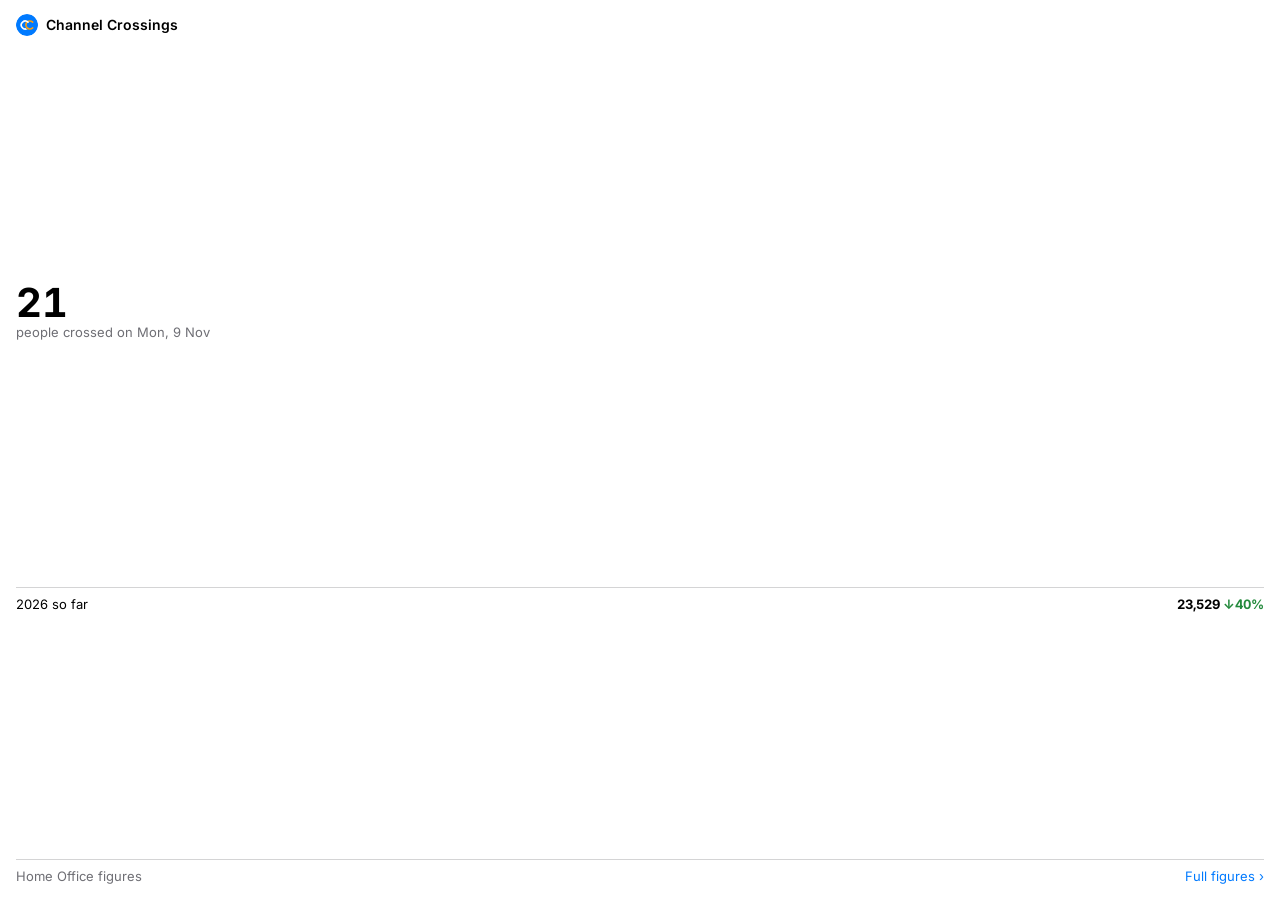
<file: migrantcross-main/embed.html>
<!doctype html>
<html lang="en">
<head>
<meta charset="utf-8">
<meta name="viewport" content="width=device-width,initial-scale=1">
<meta name="robots" content="noindex">
<title>Channel Crossings · Latest</title>
<style>
/* Inter (SIL Open Font License, vendor/), the same text face as the rest of the site */
@font-face{font-family:Inter;font-style:normal;font-weight:100 900;font-display:swap;src:url(vendor/inter/inter-latin-ext.woff2) format("woff2");
  unicode-range:U+0100-02AF,U+0304,U+0308,U+0329,U+1E00-1E9F,U+1EF2-1EFF,U+2020,U+20A0-20AB,U+20AD-20C0,U+2113,U+2C60-2C7F,U+A720-A7FF}
@font-face{font-family:Inter;font-style:normal;font-weight:100 900;font-display:swap;src:url(vendor/inter/inter-latin.woff2) format("woff2");
  unicode-range:U+0000-00FF,U+0131,U+0152-0153,U+02BB-02BC,U+02C6,U+02DA,U+02DC,U+0304,U+0308,U+0329,U+2000-206F,U+2074,U+20AC,U+2122,U+2191,U+2193,U+2212,U+2215,U+FEFF,U+FFFD}

:root{color-scheme:light dark;--bg:#FFFFFF;--label:#000;--label2:rgba(60,60,67,.74);--blue:#007AFF;--green:#248A3D;--red:#D70015;--sep:rgba(60,60,67,.22)}
@media (prefers-color-scheme:dark){:root{--bg:#1C1C1E;--label:#fff;--label2:rgba(235,235,245,.6);--blue:#0A84FF;--green:#30D158;--red:#FF453A;--sep:rgba(84,84,88,.6)}}
*{box-sizing:border-box}
html,body{height:100%;margin:0}
body{background:var(--bg);color:var(--label);font:15px/1.35 Inter,"Helvetica Neue",Helvetica,Arial,sans-serif;-webkit-font-smoothing:antialiased}
a.card{display:flex;flex-direction:column;justify-content:space-between;height:100%;padding:14px 16px;color:inherit;text-decoration:none}
.top{display:flex;align-items:center;gap:8px;font-weight:600;font-size:14px}
.top svg{width:22px;height:22px;border-radius:50%;flex:none}
.big{font-size:40px;font-weight:700;line-height:1.05;font-variant-numeric:tabular-nums}
.sub{color:var(--label2);font-size:13px}
.row{display:flex;justify-content:space-between;align-items:baseline;border-top:1px solid var(--sep);padding-top:8px;font-size:13px}
.row b{font-variant-numeric:tabular-nums}
.down{color:var(--green)}.up{color:var(--red)}
.more{color:var(--blue)}
</style>
</head>
<body>
<a class="card" href="https://channelcrossings.world/" target="_blank" rel="noopener">
  <div class="top">
    <svg viewBox="0 0 400 400" aria-hidden="true"><circle cx="200" cy="200" r="200" fill="#007AFF"/><path d="M302.9 149.1 A72 72 0 1 0 302.9 250.9" fill="none" stroke="#FF9F0A" stroke-width="30" stroke-linecap="round"/><path d="M218.9 149.1 A72 72 0 1 0 209.3 259.0" fill="none" stroke="#FFFFFF" stroke-width="30" stroke-linecap="round"/><path d="M239.5 270.9 A72 72 0 0 1 184.3 224.6" fill="none" stroke="#007AFF" stroke-width="44" stroke-linecap="butt"/><path d="M243.2 271.5 A72 72 0 0 1 183.1 221.1" fill="none" stroke="#FF9F0A" stroke-width="30" stroke-linecap="butt"/></svg>
    Channel Crossings
  </div>
  <div>
    <div class="big" id="n">–</div>
    <div class="sub" id="d">Loading the latest figures…</div>
  </div>
  <div class="row"><span id="yl">Year so far</span><b id="y">–</b></div>
  <div class="row"><span class="sub">Home Office figures</span><span class="more">Full figures ›</span></div>
</a>
<script>
(async function(){
  var $ = function(id){ return document.getElementById(id); };
  var fmt = function(n){ return Number(n).toLocaleString("en-GB"); };
  try{
    var data = await (await fetch("recent.json", {cache:"no-cache"})).json();
    var days = data.days, last = days[days.length-1], yr = last.date.slice(0,4);
    var when = new Date(last.date + "T00:00:00Z").toLocaleDateString("en-GB", {weekday:"short", day:"numeric", month:"short", timeZone:"UTC"});
    $("n").textContent = fmt(last.migrants);
    $("d").textContent = last.migrants === 0 ? "No crossings detected on " + when : (last.migrants === 1 ? "person" : "people") + " crossed on " + when;
    var ytd = data.ytdBase + days.filter(function(d){ return d.date > data.ytdBaseDate && d.date.slice(0,4) === yr; }).reduce(function(s,d){ return s + d.migrants; }, 0);
    $("yl").textContent = yr + " so far";
    $("y").textContent = fmt(ytd);
    if(data.prevYearSamePoint){
      var pct = Math.round((ytd/data.prevYearSamePoint - 1)*100);
      var sp = document.createElement("span"); sp.className = pct < 0 ? "down" : "up";
      sp.textContent = " " + (pct < 0 ? "↓" : "↑") + Math.abs(pct) + "%";
      $("y").append(sp);
    }
  }catch(e){ $("d").textContent = "Tap for the latest figures"; }
})();
</script>
</body>
</html>
</file>
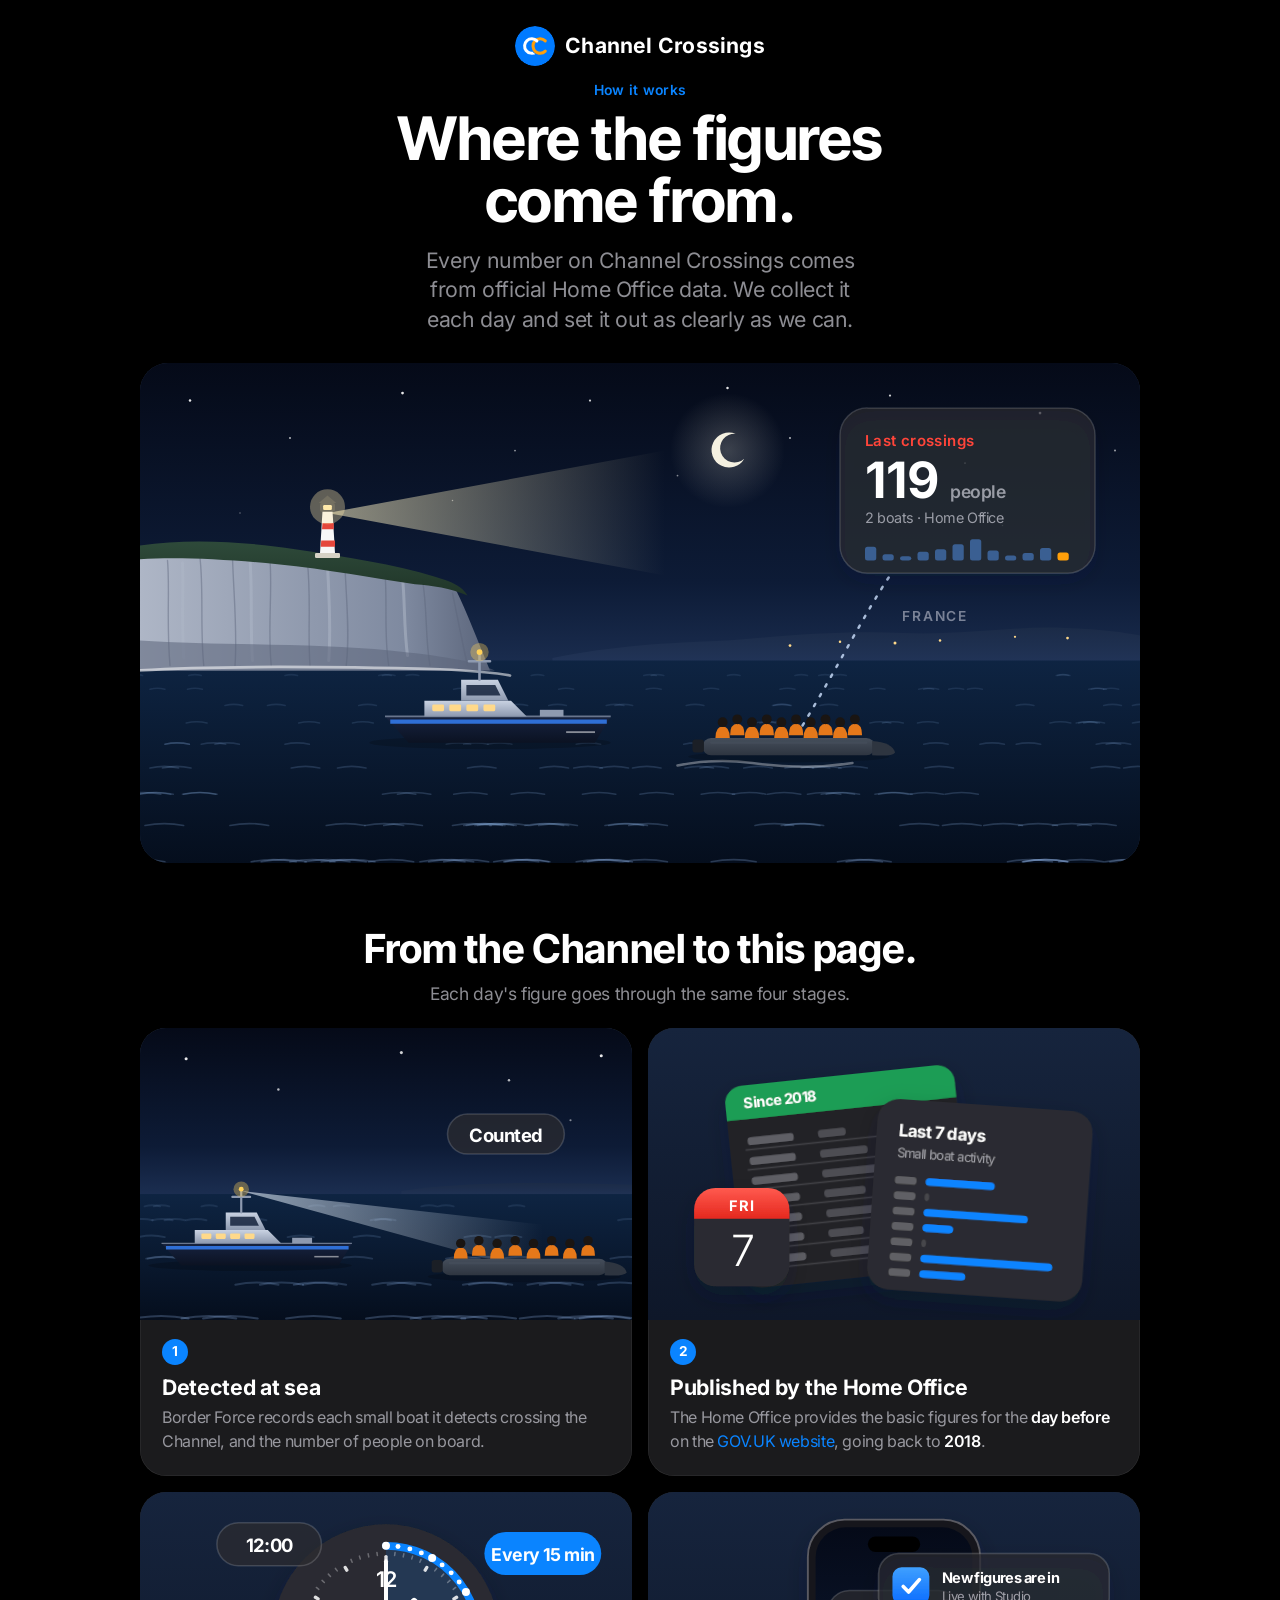
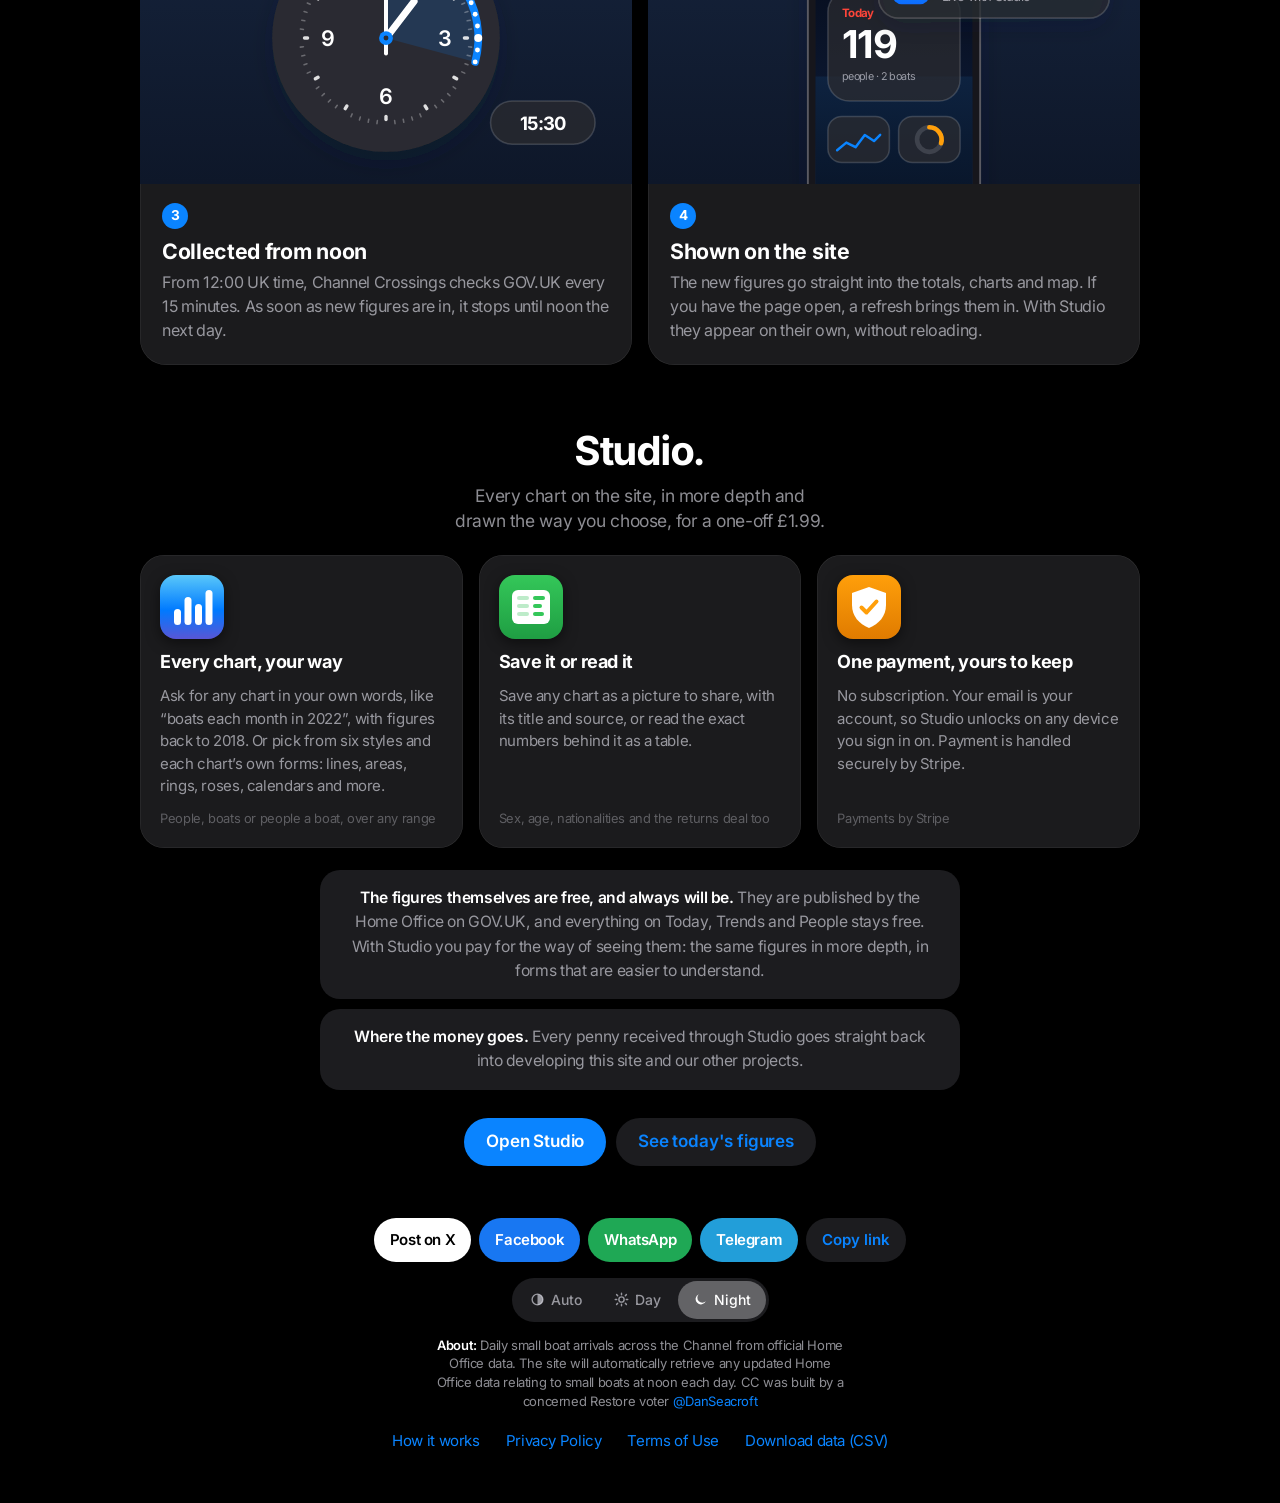
<file: migrantcross-main/how-it-works.html>
<!doctype html>
<html lang="en-GB">
<head>
<meta charset="utf-8">
<meta name="viewport" content="width=device-width,initial-scale=1,viewport-fit=cover">
<meta name="description" content="How Channel Crossings works: where the daily small boat figures come from, how they reach the site, and how to read them.">
<meta name="theme-color" content="#F2F2F7" media="(prefers-color-scheme: light)">
<meta name="theme-color" content="#000000" media="(prefers-color-scheme: dark)">
<script>/* Night is the default; Day or Auto only when chosen */
function ccTheme(t){var r=document.documentElement;if(t==="auto")r.removeAttribute("data-theme");else r.setAttribute("data-theme",t);
  var c=t==="auto"?null:(t==="light"?"#F2F2F7":"#000000");document.querySelectorAll('meta[name="theme-color"]').forEach(function(m){if(!m.dataset.c)m.dataset.c=m.content;m.content=c||m.dataset.c;});}
try{var t=localStorage.getItem("cc-theme");ccTheme(t==="light"||t==="auto"?t:"dark")}catch(e){ccTheme("dark")}</script>
<title>How It Works · Channel Crossings</title>
<link rel="icon" href="favicon.svg" type="image/svg+xml">
<link rel="apple-touch-icon" href="apple-touch-icon.png">
<link rel="canonical" href="https://channelcrossings.world/how-it-works.html">
<style>
/* Inter for text and Inter Tight for headings and big figures (SIL Open Font License, vendor/): a Helvetica Now look on every device,
   with its spurless G and straight-legged R */
@font-face{font-family:Inter;font-style:normal;font-weight:100 900;font-display:swap;src:url(vendor/inter/inter-latin-ext.woff2) format("woff2");
  unicode-range:U+0100-02AF,U+0304,U+0308,U+0329,U+1E00-1E9F,U+1EF2-1EFF,U+2020,U+20A0-20AB,U+20AD-20C0,U+2113,U+2C60-2C7F,U+A720-A7FF}
@font-face{font-family:Inter;font-style:normal;font-weight:100 900;font-display:swap;src:url(vendor/inter/inter-latin.woff2) format("woff2");
  unicode-range:U+0000-00FF,U+0131,U+0152-0153,U+02BB-02BC,U+02C6,U+02DA,U+02DC,U+0304,U+0308,U+0329,U+2000-206F,U+2074,U+20AC,U+2122,U+2191,U+2193,U+2212,U+2215,U+FEFF,U+FFFD}
@font-face{font-family:"Inter Tight";font-style:normal;font-weight:100 900;font-display:swap;src:url(vendor/inter-tight/inter-tight-latin-ext.woff2) format("woff2");
  unicode-range:U+0100-02BA,U+02BD-02C5,U+02C7-02CC,U+02CE-02D7,U+02DD-02FF,U+0304,U+0308,U+0329,U+1D00-1DBF,U+1E00-1E9F,U+1EF2-1EFF,U+2020,U+20A0-20AB,U+20AD-20C4,U+2113,U+2C60-2C7F,U+A720-A7FF}
@font-face{font-family:"Inter Tight";font-style:normal;font-weight:100 900;font-display:swap;src:url(vendor/inter-tight/inter-tight-latin.woff2) format("woff2");
  unicode-range:U+0000-00FF,U+0131,U+0152-0153,U+02BB-02BC,U+02C6,U+02DA,U+02DC,U+0304,U+0308,U+0329,U+2000-206F,U+20AC,U+2122,U+2191,U+2193,U+2212,U+2215,U+FEFF,U+FFFD}
h1,h2{font-family:"Inter Tight",Inter,"Helvetica Neue",Helvetica,Arial,sans-serif!important;letter-spacing:-.008em!important}   /* headings in Inter Tight, the display cut, which is already tightly spaced */

:root{
  --bg:#F2F2F7; --card:#FFFFFF; --label:#000000; --label2:rgba(60,60,67,.74); --label3:rgba(60,60,67,.45);
  --sep:rgba(60,60,67,.22); --fill:rgba(118,118,128,.12); --blue:#007AFF; --red:#FF3B30; --orange:#FF9500; --green:#34C759; --teal:#30B0C7;
  --shadow:0 1px 2px rgba(0,0,0,.04),0 8px 30px rgba(0,0,0,.06);
  --font:Inter,"Helvetica Neue",Helvetica,Arial,sans-serif;
  --a-sky1:#7FB8EC; --a-sky2:#BFDDF5; --a-sky3:#F4E6CF; --a-sun:#FFE3A1; --a-day:1; --a-night:0;
  --a-sea1:#3D86C6; --a-sea2:#1E5C97; --a-wave:rgba(255,255,255,.55); --a-glint:#FFFFFF;
  --a-chalk1:#FBF8F1; --a-chalk2:#E3DCCB; --a-chalk3:#C9BFA9; --a-grass1:#7DB35A; --a-grass2:#5C9442;
  --a-far:#9DB6CB; --a-far2:#B6C9D9; --a-hull:#1F2C44; --a-hull2:#2D3E5E; --a-cabin:#FFFFFF; --a-cabin2:#DCE3EC; --a-stripe:#2F6FD6;
  --a-tube:#5B6470; --a-tube2:#79828E; --a-vest:#FF8A1F; --a-head:#3B3029;
  --a-glass:rgba(255,255,255,.78); --a-glass-b:rgba(255,255,255,.95); --a-ink:#0B0B0F; --a-ink2:rgba(60,60,67,.72);
  --a-paper:#FFFFFF; --a-paper2:#F2F4F8; --a-line:rgba(60,60,67,.16); --a-bar:#0A84FF; --a-bar2:#9FC9FF; --a-shadow:rgba(20,40,80,.18);
  --a-tile1:#EAF3FF; --a-tile2:#D6E7FD; --a-beam:0;
}
@media (prefers-color-scheme: dark){
  :root:not([data-theme="light"]){
    color-scheme:dark;
    --bg:#000000; --card:#1C1C1E; --label:#FFFFFF; --label2:rgba(235,235,245,.6); --label3:rgba(235,235,245,.32);
    --sep:rgba(84,84,88,.6); --fill:rgba(118,118,128,.24); --blue:#0A84FF; --red:#FF453A; --orange:#FF9F0A; --green:#30D158; --teal:#40C8E0;
    --shadow:inset 0 0 0 .5px rgba(255,255,255,.1);
    --a-sky1:#050A18; --a-sky2:#0D1B36; --a-sky3:#1C2F52; --a-sun:#F4F0E0; --a-day:0; --a-night:1;
  --a-sea1:#0E2442; --a-sea2:#050E1D; --a-wave:rgba(160,200,255,.28); --a-glint:#CFE3FF;
  --a-chalk1:#AEB6C6; --a-chalk2:#7F8AA0; --a-chalk3:#5B657B; --a-grass1:#2E4A3A; --a-grass2:#203528;
  --a-far:#1B2B47; --a-far2:#22355A; --a-hull:#0B1222; --a-hull2:#172340; --a-cabin:#C9D2E2; --a-cabin2:#8E9AB0; --a-stripe:#2F6FD6;
  --a-tube:#2E3540; --a-tube2:#454E5B; --a-vest:#E5781A; --a-head:#1A1512;
  --a-glass:rgba(44,44,48,.72); --a-glass-b:rgba(255,255,255,.16); --a-ink:#FFFFFF; --a-ink2:rgba(235,235,245,.6);
  --a-paper:#2C2C30; --a-paper2:#232327; --a-line:rgba(235,235,245,.14); --a-bar:#0A84FF; --a-bar2:#3A5F92; --a-shadow:rgba(0,0,0,.5);
  --a-tile1:#16243D; --a-tile2:#0E1729; --a-beam:1;
  }
}
:root[data-theme="dark"]{
  color-scheme:dark;
  --bg:#000000; --card:#1C1C1E; --label:#FFFFFF; --label2:rgba(235,235,245,.6); --label3:rgba(235,235,245,.32);
  --sep:rgba(84,84,88,.6); --fill:rgba(118,118,128,.24); --blue:#0A84FF; --red:#FF453A; --orange:#FF9F0A; --green:#30D158; --teal:#40C8E0;
  --shadow:inset 0 0 0 .5px rgba(255,255,255,.1);
  --a-sky1:#050A18; --a-sky2:#0D1B36; --a-sky3:#1C2F52; --a-sun:#F4F0E0; --a-day:0; --a-night:1;
  --a-sea1:#0E2442; --a-sea2:#050E1D; --a-wave:rgba(160,200,255,.28); --a-glint:#CFE3FF;
  --a-chalk1:#AEB6C6; --a-chalk2:#7F8AA0; --a-chalk3:#5B657B; --a-grass1:#2E4A3A; --a-grass2:#203528;
  --a-far:#1B2B47; --a-far2:#22355A; --a-hull:#0B1222; --a-hull2:#172340; --a-cabin:#C9D2E2; --a-cabin2:#8E9AB0; --a-stripe:#2F6FD6;
  --a-tube:#2E3540; --a-tube2:#454E5B; --a-vest:#E5781A; --a-head:#1A1512;
  --a-glass:rgba(44,44,48,.72); --a-glass-b:rgba(255,255,255,.16); --a-ink:#FFFFFF; --a-ink2:rgba(235,235,245,.6);
  --a-paper:#2C2C30; --a-paper2:#232327; --a-line:rgba(235,235,245,.14); --a-bar:#0A84FF; --a-bar2:#3A5F92; --a-shadow:rgba(0,0,0,.5);
  --a-tile1:#16243D; --a-tile2:#0E1729; --a-beam:1;
}
*{box-sizing:border-box}
html{-webkit-text-size-adjust:100%;text-size-adjust:100%;font-size:17px}
@supports (font: -apple-system-body) and (-webkit-touch-callout: none){html{font:-apple-system-body}}
body{
  margin:0; background:var(--bg); color:var(--label);
  font:1rem/1.45 var(--font); letter-spacing:-.022em; -webkit-font-smoothing:antialiased;
  padding-block:max(24px, env(safe-area-inset-top, 0px)) max(40px, env(safe-area-inset-bottom, 0px));
  padding-inline:max(16px, env(safe-area-inset-left, 0px)) max(16px, env(safe-area-inset-right, 0px));
}
a{color:var(--blue); text-decoration:none}
strong{font-weight:600}
svg{display:block}
.wrap{max-width:1000px; margin:0 auto}

/* hero: the title over a wide picture of the Strait */
.hero{text-align:center; margin:4px 0 0}
.eyebrow{font:600 .82rem/1.2 var(--font); letter-spacing:.02em; color:var(--blue); margin:0 0 8px}
h1{font:700 clamp(34px,6.4vw,60px)/1.04 var(--font); letter-spacing:-.025em; margin:0 auto; max-width:14ch; text-wrap:balance}
.lead{font-size:clamp(1.02rem,1.9vw,1.25rem); line-height:1.4; color:var(--label2); margin:14px auto 0; max-width:34ch; text-wrap:balance}
.scene{margin:28px 0 0; border-radius:28px; overflow:hidden; box-shadow:var(--shadow); background:var(--a-sky2); aspect-ratio:800/400}
.scene svg{width:100%; height:100%}

/* section headings */
.sec{margin:64px 0 0}
.sec-h{text-align:center; margin:0 0 22px}
.sec-h h2{font:700 clamp(26px,4.2vw,40px)/1.1 var(--font); letter-spacing:-.02em; margin:0; text-wrap:balance}
.sec-h p{color:var(--label2); margin:10px auto 0; max-width:40ch; font-size:1.02rem; text-wrap:balance}

/* the four steps */
.steps{list-style:none; margin:0; padding:0; display:grid; grid-template-columns:repeat(2,minmax(0,1fr)); gap:16px}
.step{background:var(--card); border-radius:26px; overflow:hidden; box-shadow:var(--shadow); display:flex; flex-direction:column}
.step .art{aspect-ratio:320/190; background:linear-gradient(180deg,var(--a-tile1),var(--a-tile2))}
.step .art svg{width:100%; height:100%}
.step .txt{padding:18px 22px 22px}
.step .n{display:inline-grid; place-items:center; width:26px; height:26px; border-radius:50%; background:var(--blue); color:#fff; font:700 .8rem/1 var(--font); letter-spacing:0; margin:0 0 10px}
.step h3{font:700 1.25rem/1.2 var(--font); letter-spacing:-.015em; margin:0 0 6px}
.step p{margin:0; color:var(--label2); font-size:.94rem; line-height:1.5}
.step p strong{color:var(--label)}

/* live around the Channel */
.live{display:grid; grid-template-columns:repeat(3,minmax(0,1fr)); gap:16px}
.tile{background:var(--card); border-radius:24px; padding:20px; box-shadow:var(--shadow); display:flex; flex-direction:column; gap:12px}
.tile .ic{width:64px; height:64px; border-radius:16px; overflow:hidden; box-shadow:0 4px 14px var(--a-shadow)}
.tile .ic svg{width:100%; height:100%}
.tile h3{font:700 1.06rem/1.25 var(--font); margin:0}
.tile p{margin:0; color:var(--label2); font-size:.88rem; line-height:1.5}
.tile .src{margin-top:auto; font-size:.76rem; color:var(--label3)}

/* reading the figures: a grouped list, like Settings */

/* the end of the page: get the data, or go back to today's figures */
.note{max-width:640px; margin:22px auto 0; padding:16px 20px; border-radius:20px; background:var(--fill); color:var(--label2); font-size:.92rem; line-height:1.55; text-align:center; text-wrap:pretty}
.note strong{color:var(--label)}
.note + .note{margin-top:10px}
.cta{display:flex; flex-wrap:wrap; justify-content:center; gap:10px; margin:28px 0 0}
.btn{display:inline-flex; align-items:center; gap:8px; min-height:48px; padding:0 22px; border-radius:999px; font:600 1rem/1 var(--font); letter-spacing:-.01em}
.btn svg{width:18px; height:18px}
.btn-p{background:var(--blue); color:#fff}
.btn-s{background:var(--fill); color:var(--blue)}
@media (hover:hover){.btn:hover{filter:brightness(1.08)}}
.btn:focus-visible{outline:2px solid var(--blue); outline-offset:3px}

/* gentle motion: the sea, the beam and the clock hand; still for anyone who asks for less motion */
@keyframes bob{50%{transform:translateY(2.5px)}}
@keyframes drift{to{transform:translateX(-40px)}}
@keyframes sweep{0%,100%{transform:rotate(-14deg)}50%{transform:rotate(14deg)}}
@keyframes turn{to{transform:rotate(360deg)}}
.bob{animation:bob 4s ease-in-out infinite; transform-box:fill-box}
.bob2{animation:bob 5s ease-in-out -1.6s infinite; transform-box:fill-box}
.drift{animation:drift 9s linear infinite}
.beam{transform-box:view-box; transform-origin:150px 120px; animation:sweep 7s ease-in-out infinite}
.hand{transform-box:view-box; transform-origin:160px 95px; animation:turn 10s linear infinite}
@media (prefers-reduced-motion:reduce){.bob,.bob2,.drift,.beam,.hand{animation:none}}

@media (max-width:719px){
  .scene{border-radius:22px; margin-top:22px; margin-inline:-4px}
  .sec{margin-top:48px}
  .steps,.live{grid-template-columns:1fr; gap:12px}
  .step{border-radius:22px}
  .tile{flex-direction:row; align-items:flex-start; gap:14px; padding:16px; border-radius:22px}
  .tile .ic{flex:none; width:54px; height:54px; border-radius:14px}
  .tile > div{display:flex; flex-direction:column; gap:4px}
}
@media (min-width:720px) and (max-width:899px){.live{grid-template-columns:1fr}.tile{flex-direction:row; gap:16px}.tile > div{display:flex; flex-direction:column; gap:6px}}
@media (min-width:900px){.tile > div{display:contents}}

/* Night: frosted boxes, the same as the homepage */
:root[data-theme="dark"] :is(.step,.tile){background:rgba(44,44,48,.62);-webkit-backdrop-filter:blur(20px) saturate(160%);backdrop-filter:blur(20px) saturate(160%)}
@media (prefers-color-scheme:dark){:root:not([data-theme="light"]) :is(.step,.tile){background:rgba(44,44,48,.62);-webkit-backdrop-filter:blur(20px) saturate(160%);backdrop-filter:blur(20px) saturate(160%)}}
/* shared header and footer, same as the homepage */
.cc-brand{display:flex; align-items:center; justify-content:center; gap:10px; align-self:center; justify-self:center; width:max-content; margin:0 auto 14px; min-height:44px; text-decoration:none; color:var(--label)}
.cc-brand svg{width:40px; height:40px; flex:none; border-radius:50%; box-shadow:0 2px 10px rgba(0,0,0,.18); transition:transform .2s ease}
.cc-brand span{font:700 21px/1.1 var(--font); letter-spacing:.01em}
.cc-brand:focus-visible{outline:2px solid var(--blue); outline-offset:3px; border-radius:22px}
@media (hover:hover){.cc-brand:hover svg{transform:scale(1.06)}}
footer.cc-foot{width:100%; max-width:1180px; margin:32px auto 0; padding:20px 20px 0; color:var(--label2); font-size:13px; line-height:1.45; text-align:center; display:grid; gap:8px; justify-items:center}
footer.cc-foot p{margin:0; max-width:52ch; font-size:13px; line-height:1.45}
footer.cc-foot p a,.ft-nav a{color:var(--blue); text-decoration:none}
footer.cc-foot strong{color:var(--label); font-weight:600}
.ft-nav{display:flex; flex-wrap:wrap; justify-content:center; align-items:center; gap:0 18px; font-size:15px}
.ft-nav a{display:inline-flex; align-items:center; min-height:44px; padding-inline:4px}
@media (hover:hover){footer.cc-foot p a:hover,.ft-nav a:hover{text-decoration:underline}}
/* share buttons (the same as the homepage's), sharing the homepage */
.ft-share{display:flex;flex-wrap:wrap;justify-content:center;gap:8px;margin-bottom:6px}
.sh{appearance:none;border:0;display:inline-flex;align-items:center;justify-content:center;min-height:44px;padding:0 16px;border-radius:999px;font:600 15px/1 var(--font);text-decoration:none;cursor:pointer;color:#fff;touch-action:manipulation}
.sh-x{background:#000}
.sh-fb{background:#1877F2}.sh-wa{background:#1FA855}.sh-tg{background:#229ED9}
.sh-copy,.sh-more{background:var(--fill);color:var(--blue)}
.sh[hidden]{display:none}
.sh:focus-visible{outline:2px solid var(--blue);outline-offset:2px}
@media (hover:hover){.sh:hover{filter:brightness(1.1)}}
:root[data-theme="dark"] .sh-x{background:#fff;color:#000}
@media (prefers-color-scheme:dark){:root:not([data-theme="light"]) .sh-x{background:#fff;color:#000}}
/* appearance switch: Auto, Day or Night (the same on every page) */
.ft-theme{display:inline-flex;gap:2px;padding:3px;margin:2px 0 6px;border-radius:999px;background:var(--fill,rgba(118,118,128,.12))}
.ft-theme button{appearance:none;border:0;background:none;color:var(--label2);display:inline-flex;align-items:center;gap:6px;min-height:38px;padding:0 15px;border-radius:999px;font:500 14px/1 var(--font);letter-spacing:0;cursor:pointer;touch-action:manipulation;transition:background-color .2s ease,color .2s ease}
.ft-theme svg{width:15px;height:15px;flex:none}
.ft-theme button[aria-pressed="true"]{background:#fff;color:#000;box-shadow:0 1px 3px rgba(0,0,0,.12),0 0 0 .5px rgba(0,0,0,.04)}
:root[data-theme="dark"] .ft-theme button[aria-pressed="true"]{background:#636366;color:#fff;box-shadow:none}
@media (prefers-color-scheme:dark){:root:not([data-theme="light"]) .ft-theme button[aria-pressed="true"]{background:#636366;color:#fff;box-shadow:none}}
@media (hover:hover){.ft-theme button[aria-pressed="false"]:hover{color:var(--label)}}
button,input,select,textarea{font:inherit}
</style>
</head>
<body>
<main class="wrap">
  <a class="cc-brand" href="./" aria-label="Channel Crossings home"><svg viewBox="0 0 400 400" aria-hidden="true"><circle cx="200" cy="200" r="200" fill="#007AFF"></circle><path d="M302.9 149.1 A72 72 0 1 0 302.9 250.9" fill="none" stroke="#FF9F0A" stroke-width="30" stroke-linecap="round"></path><path d="M218.9 149.1 A72 72 0 1 0 209.3 259.0" fill="none" stroke="#FFFFFF" stroke-width="30" stroke-linecap="round"></path><path d="M239.5 270.9 A72 72 0 0 1 184.3 224.6" fill="none" stroke="#007AFF" stroke-width="44" stroke-linecap="butt"></path><path d="M243.2 271.5 A72 72 0 0 1 183.1 221.1" fill="none" stroke="#FF9F0A" stroke-width="30" stroke-linecap="butt"></path></svg><span>Channel Crossings</span></a>
  <header class="hero">
    <p class="eyebrow">How it works</p>
    <h1>Where the figures come from.</h1>
    <p class="lead">Every number on Channel Crossings comes from official Home Office data. We collect it each day and set it out as clearly as we can.</p>
    <div class="scene"><svg viewBox="0 0 800 400" preserveAspectRatio="xMidYMid slice" role="img" aria-label="The Strait of Dover: the white cliffs and a lighthouse on the left, France on the horizon, a patrol cutter and a small boat crossing, and the day's figure rising from the boat to a phone-style card"><defs>
<linearGradient id="gSky" x1="0" y1="0" x2="0" y2="1"><stop offset="0" stop-color="var(--a-sky1)"/><stop offset=".7" stop-color="var(--a-sky2)"/><stop offset="1" stop-color="var(--a-sky3)"/></linearGradient>
<linearGradient id="gSea" x1="0" y1="0" x2="0" y2="1"><stop offset="0" stop-color="var(--a-sea1)"/><stop offset="1" stop-color="var(--a-sea2)"/></linearGradient>
<radialGradient id="gSun" cx=".5" cy=".5" r=".5"><stop offset="0" stop-color="var(--a-sun)" stop-opacity=".95"/><stop offset=".22" stop-color="var(--a-sun)" stop-opacity=".5"/><stop offset="1" stop-color="var(--a-sun)" stop-opacity="0"/></radialGradient>
<linearGradient id="gGrass" x1="0" y1="0" x2="0" y2="1"><stop offset="0" stop-color="var(--a-grass1)"/><stop offset="1" stop-color="var(--a-grass2)"/></linearGradient>
<linearGradient id="gFar" x1="0" y1="0" x2="0" y2="1"><stop offset="0" stop-color="var(--a-far)"/><stop offset="1" stop-color="var(--a-far2)"/></linearGradient>
<linearGradient id="gHull" x1="0" y1="0" x2="0" y2="1"><stop offset="0" stop-color="var(--a-hull2)"/><stop offset="1" stop-color="var(--a-hull)"/></linearGradient>
<linearGradient id="gCabin" x1="0" y1="0" x2="0" y2="1"><stop offset="0" stop-color="var(--a-cabin)"/><stop offset="1" stop-color="var(--a-cabin2)"/></linearGradient>
<linearGradient id="gTube" x1="0" y1="0" x2="0" y2="1"><stop offset="0" stop-color="var(--a-tube2)"/><stop offset="1" stop-color="var(--a-tube)"/></linearGradient>
<linearGradient id="gBeam" x1="0" y1="0" x2="1" y2="0"><stop offset="0" stop-color="#FFF3C4" stop-opacity=".55"/><stop offset="1" stop-color="#FFF3C4" stop-opacity="0"/></linearGradient>
<linearGradient id="gBlue" x1="0" y1="0" x2="0" y2="1"><stop offset="0" stop-color="#3FA0FF"/><stop offset="1" stop-color="#0A6CFF"/></linearGradient>
<linearGradient id="gRed" x1="0" y1="0" x2="0" y2="1"><stop offset="0" stop-color="#FF5A4F"/><stop offset="1" stop-color="#E5281E"/></linearGradient>
<radialGradient id="gMoon" cx=".5" cy=".5" r=".5"><stop offset="0" stop-color="#F4F0E0" stop-opacity=".22"/><stop offset="1" stop-color="#F4F0E0" stop-opacity="0"/></radialGradient>
<linearGradient id="gFace" x1="0" y1="0" x2="1" y2="0"><stop offset="0" stop-color="var(--a-chalk1)"/><stop offset=".75" stop-color="var(--a-chalk2)"/><stop offset="1" stop-color="var(--a-chalk3)"/></linearGradient>
<radialGradient id="gGlint" cx=".5" cy=".5" r=".5"><stop offset="0" stop-color="var(--a-sun)" stop-opacity=".55"/><stop offset="1" stop-color="var(--a-sun)" stop-opacity="0"/></radialGradient>
<filter id="fSoft" x="-20%" y="-20%" width="140%" height="160%"><feDropShadow dx="0" dy="6" stdDeviation="8" flood-color="#0A1A33" flood-opacity=".22"/></filter>
</defs><rect width="800" height="250" fill="url(#gSky)"/><circle cx="560" cy="200" r="150" fill="url(#gSun)" style="opacity:var(--a-day)"/><g style="opacity:var(--a-night)" fill="#fff"><circle cx="40" cy="30" r="1" opacity="0.9"/><circle cx="120" cy="60" r="0.8" opacity="0.7"/><circle cx="210" cy="24" r="1.1" opacity="0.9"/><circle cx="300" cy="70" r="0.7" opacity="0.6"/><circle cx="360" cy="30" r="0.9" opacity="0.8"/><circle cx="430" cy="90" r="0.7" opacity="0.5"/><circle cx="470" cy="20" r="1" opacity="0.9"/><circle cx="520" cy="60" r="0.8" opacity="0.7"/><circle cx="600" cy="26" r="0.9" opacity="0.8"/><circle cx="660" cy="80" r="0.7" opacity="0.6"/><circle cx="720" cy="40" r="1.1" opacity="0.9"/><circle cx="780" cy="70" r="0.8" opacity="0.6"/><circle cx="250" cy="110" r="0.6" opacity="0.5"/><circle cx="80" cy="120" r="0.6" opacity="0.4"/><circle cx="690" cy="130" r="0.6" opacity="0.4"/></g><g style="opacity:var(--a-night)"><circle cx="470" cy="70" r="46" fill="url(#gMoon)"/><path d="M476.5 56.6A14 14 0 1 0 483.4 76.5A11.5 11.5 0 1 1 476.5 56.6Z" fill="#F4F0E0"/></g><path d="M330 236C380 226 420 224 470 222C520 218 560 214 610 216C660 218 700 210 740 212C770 213 790 216 800 218V244H330Z" fill="url(#gFar)"/><g style="opacity:var(--a-night)" fill="#FFD98A"><circle cx="520" cy="226" r="1.1"/><circle cx="560" cy="223" r="1"/><circle cx="604" cy="224" r="1.2"/><circle cx="640" cy="222" r="1"/><circle cx="700" cy="219" r=".9"/><circle cx="742" cy="220" r="1.1"/></g><text x="636" y="206" font-family="var(--font)" font-size="11" font-weight="600" letter-spacing="1.5" fill="var(--a-ink2)" opacity=".8" text-anchor="middle">FRANCE</text><rect y="238" width="800" height="162" fill="url(#gSea)"/><ellipse cx="560" cy="262" rx="150" ry="26" fill="url(#gGlint)" style="opacity:var(--a-day)"/><g style="opacity:var(--a-day)" stroke="#FFF6D8" stroke-width="1.6" stroke-linecap="round" opacity=".5"><path d="M520 250h18M556 254h26M600 249h14M530 262h12M574 266h22M500 258h10M612 260h12"/></g><g class="drift"><g fill="none" stroke="var(--a-wave)" stroke-width="1.3" stroke-linecap="round"><path d="M194 250q5.0 -1.5 10.0 0" opacity="0.35"/><path d="M470 250q5.0 -1.5 10.0 0" opacity="0.35"/><path d="M313 250q5.0 -1.5 10.0 0" opacity="0.35"/><path d="M524 250q5.0 -1.5 10.0 0" opacity="0.35"/><path d="M543 250q5.0 -1.5 10.0 0" opacity="0.35"/><path d="M39 250q5.0 -1.5 10.0 0" opacity="0.35"/><path d="M-8 250q5.0 -1.5 10.0 0" opacity="0.35"/><path d="M734 250q5.0 -1.5 10.0 0" opacity="0.35"/><path d="M213 250q5.0 -1.5 10.0 0" opacity="0.35"/><path d="M191 250q5.0 -1.5 10.0 0" opacity="0.35"/><path d="M876 250q5.0 -1.5 10.0 0" opacity="0.35"/><path d="M403 250q5.0 -1.5 10.0 0" opacity="0.35"/><path d="M733 250q5.0 -1.5 10.0 0" opacity="0.35"/><path d="M409 250q5.0 -1.5 10.0 0" opacity="0.35"/><path d="M555 250q5.0 -1.5 10.0 0" opacity="0.35"/><path d="M116 250q5.0 -1.5 10.0 0" opacity="0.35"/><path d="M551 261q6.0 -1.6 11.9 0" opacity="0.39"/><path d="M761 261q6.0 -1.6 11.9 0" opacity="0.39"/><path d="M451 261q6.0 -1.6 11.9 0" opacity="0.39"/><path d="M647 261q6.0 -1.6 11.9 0" opacity="0.39"/><path d="M584 261q6.0 -1.6 11.9 0" opacity="0.39"/><path d="M38 261q6.0 -1.6 11.9 0" opacity="0.39"/><path d="M662 261q6.0 -1.6 11.9 0" opacity="0.39"/><path d="M512 261q6.0 -1.6 11.9 0" opacity="0.39"/><path d="M251 261q6.0 -1.6 11.9 0" opacity="0.39"/><path d="M8 261q6.0 -1.6 11.9 0" opacity="0.39"/><path d="M759 261q6.0 -1.6 11.9 0" opacity="0.39"/><path d="M405 261q6.0 -1.6 11.9 0" opacity="0.39"/><path d="M627 261q6.0 -1.6 11.9 0" opacity="0.39"/><path d="M771 261q6.0 -1.6 11.9 0" opacity="0.39"/><path d="M623 261q6.0 -1.6 11.9 0" opacity="0.39"/><path d="M809 261q6.0 -1.6 11.9 0" opacity="0.39"/><path d="M335 261q6.0 -1.6 11.9 0" opacity="0.39"/><path d="M701 274q7.0 -1.8 14.1 0" opacity="0.43"/><path d="M380 274q7.0 -1.8 14.1 0" opacity="0.43"/><path d="M822 274q7.0 -1.8 14.1 0" opacity="0.43"/><path d="M771 274q7.0 -1.8 14.1 0" opacity="0.43"/><path d="M68 274q7.0 -1.8 14.1 0" opacity="0.43"/><path d="M102 274q7.0 -1.8 14.1 0" opacity="0.43"/><path d="M175 274q7.0 -1.8 14.1 0" opacity="0.43"/><path d="M849 274q7.0 -1.8 14.1 0" opacity="0.43"/><path d="M373 274q7.0 -1.8 14.1 0" opacity="0.43"/><path d="M544 274q7.0 -1.8 14.1 0" opacity="0.43"/><path d="M251 274q7.0 -1.8 14.1 0" opacity="0.43"/><path d="M437 274q7.0 -1.8 14.1 0" opacity="0.43"/><path d="M327 274q7.0 -1.8 14.1 0" opacity="0.43"/><path d="M296 274q7.0 -1.8 14.1 0" opacity="0.43"/><path d="M507 274q7.0 -1.8 14.1 0" opacity="0.43"/><path d="M506 274q7.0 -1.8 14.1 0" opacity="0.43"/><path d="M794 274q7.0 -1.8 14.1 0" opacity="0.43"/><path d="M594 288q8.3 -2.0 16.6 0" opacity="0.48"/><path d="M816 288q8.3 -2.0 16.6 0" opacity="0.48"/><path d="M751 288q8.3 -2.0 16.6 0" opacity="0.48"/><path d="M872 288q8.3 -2.0 16.6 0" opacity="0.48"/><path d="M584 288q8.3 -2.0 16.6 0" opacity="0.48"/><path d="M127 288q8.3 -2.0 16.6 0" opacity="0.48"/><path d="M755 288q8.3 -2.0 16.6 0" opacity="0.48"/><path d="M848 288q8.3 -2.0 16.6 0" opacity="0.48"/><path d="M794 288q8.3 -2.0 16.6 0" opacity="0.48"/><path d="M492 288q8.3 -2.0 16.6 0" opacity="0.48"/><path d="M622 288q8.3 -2.0 16.6 0" opacity="0.48"/><path d="M170 288q8.3 -2.0 16.6 0" opacity="0.48"/><path d="M728 288q8.3 -2.0 16.6 0" opacity="0.48"/><path d="M496 288q8.3 -2.0 16.6 0" opacity="0.48"/><path d="M236 288q8.3 -2.0 16.6 0" opacity="0.48"/><path d="M37 288q8.3 -2.0 16.6 0" opacity="0.48"/><path d="M749 288q8.3 -2.0 16.6 0" opacity="0.48"/><path d="M871 288q8.3 -2.0 16.6 0" opacity="0.48"/><path d="M60 305q9.7 -2.2 19.5 0" opacity="0.53"/><path d="M701 305q9.7 -2.2 19.5 0" opacity="0.53"/><path d="M349 305q9.7 -2.2 19.5 0" opacity="0.53"/><path d="M116 305q9.7 -2.2 19.5 0" opacity="0.53"/><path d="M245 305q9.7 -2.2 19.5 0" opacity="0.53"/><path d="M672 305q9.7 -2.2 19.5 0" opacity="0.53"/><path d="M765 305q9.7 -2.2 19.5 0" opacity="0.53"/><path d="M20 305q9.7 -2.2 19.5 0" opacity="0.53"/><path d="M533 305q9.7 -2.2 19.5 0" opacity="0.53"/><path d="M20 305q9.7 -2.2 19.5 0" opacity="0.53"/><path d="M627 305q9.7 -2.2 19.5 0" opacity="0.53"/><path d="M278 305q9.7 -2.2 19.5 0" opacity="0.53"/><path d="M773 305q9.7 -2.2 19.5 0" opacity="0.53"/><path d="M863 305q9.7 -2.2 19.5 0" opacity="0.53"/><path d="M435 305q9.7 -2.2 19.5 0" opacity="0.53"/><path d="M879 305q9.7 -2.2 19.5 0" opacity="0.53"/><path d="M259 305q9.7 -2.2 19.5 0" opacity="0.53"/><path d="M49 305q9.7 -2.2 19.5 0" opacity="0.53"/><path d="M520 305q9.7 -2.2 19.5 0" opacity="0.53"/><path d="M8 324q11.4 -2.5 22.8 0" opacity="0.60"/><path d="M158 324q11.4 -2.5 22.8 0" opacity="0.60"/><path d="M347 324q11.4 -2.5 22.8 0" opacity="0.60"/><path d="M529 324q11.4 -2.5 22.8 0" opacity="0.60"/><path d="M121 324q11.4 -2.5 22.8 0" opacity="0.60"/><path d="M18 324q11.4 -2.5 22.8 0" opacity="0.60"/><path d="M761 324q11.4 -2.5 22.8 0" opacity="0.60"/><path d="M262 324q11.4 -2.5 22.8 0" opacity="0.60"/><path d="M843 324q11.4 -2.5 22.8 0" opacity="0.60"/><path d="M787 324q11.4 -2.5 22.8 0" opacity="0.60"/><path d="M320 324q11.4 -2.5 22.8 0" opacity="0.60"/><path d="M394 324q11.4 -2.5 22.8 0" opacity="0.60"/><path d="M448 324q11.4 -2.5 22.8 0" opacity="0.60"/><path d="M559 324q11.4 -2.5 22.8 0" opacity="0.60"/><path d="M516 324q11.4 -2.5 22.8 0" opacity="0.60"/><path d="M483 324q11.4 -2.5 22.8 0" opacity="0.60"/><path d="M538 324q11.4 -2.5 22.8 0" opacity="0.60"/><path d="M827 324q11.4 -2.5 22.8 0" opacity="0.60"/><path d="M436 324q11.4 -2.5 22.8 0" opacity="0.60"/><path d="M368 324q11.4 -2.5 22.8 0" opacity="0.60"/><path d="M628 324q11.4 -2.5 22.8 0" opacity="0.60"/><path d="M194 345q13.3 -2.8 26.6 0" opacity="0.67"/><path d="M251 345q13.3 -2.8 26.6 0" opacity="0.67"/><path d="M860 345q13.3 -2.8 26.6 0" opacity="0.67"/><path d="M449 345q13.3 -2.8 26.6 0" opacity="0.67"/><path d="M474 345q13.3 -2.8 26.6 0" opacity="0.67"/><path d="M-10 345q13.3 -2.8 26.6 0" opacity="0.67"/><path d="M354 345q13.3 -2.8 26.6 0" opacity="0.67"/><path d="M502 345q13.3 -2.8 26.6 0" opacity="0.67"/><path d="M-2 345q13.3 -2.8 26.6 0" opacity="0.67"/><path d="M534 345q13.3 -2.8 26.6 0" opacity="0.67"/><path d="M549 345q13.3 -2.8 26.6 0" opacity="0.67"/><path d="M34 345q13.3 -2.8 26.6 0" opacity="0.67"/><path d="M545 345q13.3 -2.8 26.6 0" opacity="0.67"/><path d="M400 345q13.3 -2.8 26.6 0" opacity="0.67"/><path d="M591 345q13.3 -2.8 26.6 0" opacity="0.67"/><path d="M297 345q13.3 -2.8 26.6 0" opacity="0.67"/><path d="M616 345q13.3 -2.8 26.6 0" opacity="0.67"/><path d="M644 345q13.3 -2.8 26.6 0" opacity="0.67"/><path d="M-0 345q13.3 -2.8 26.6 0" opacity="0.67"/><path d="M35 345q13.3 -2.8 26.6 0" opacity="0.67"/><path d="M588 345q13.3 -2.8 26.6 0" opacity="0.67"/><path d="M847 345q13.3 -2.8 26.6 0" opacity="0.67"/><path d="M206 345q13.3 -2.8 26.6 0" opacity="0.67"/><path d="M391 370q15.4 -3.1 30.9 0" opacity="0.75"/><path d="M513 370q15.4 -3.1 30.9 0" opacity="0.75"/><path d="M268 370q15.4 -3.1 30.9 0" opacity="0.75"/><path d="M308 370q15.4 -3.1 30.9 0" opacity="0.75"/><path d="M261 370q15.4 -3.1 30.9 0" opacity="0.75"/><path d="M312 370q15.4 -3.1 30.9 0" opacity="0.75"/><path d="M516 370q15.4 -3.1 30.9 0" opacity="0.75"/><path d="M250 370q15.4 -3.1 30.9 0" opacity="0.75"/><path d="M319 370q15.4 -3.1 30.9 0" opacity="0.75"/><path d="M675 370q15.4 -3.1 30.9 0" opacity="0.75"/><path d="M4 370q15.4 -3.1 30.9 0" opacity="0.75"/><path d="M492 370q15.4 -3.1 30.9 0" opacity="0.75"/><path d="M642 370q15.4 -3.1 30.9 0" opacity="0.75"/><path d="M259 370q15.4 -3.1 30.9 0" opacity="0.75"/><path d="M180 370q15.4 -3.1 30.9 0" opacity="0.75"/><path d="M703 370q15.4 -3.1 30.9 0" opacity="0.75"/><path d="M195 370q15.4 -3.1 30.9 0" opacity="0.75"/><path d="M149 370q15.4 -3.1 30.9 0" opacity="0.75"/><path d="M372 370q15.4 -3.1 30.9 0" opacity="0.75"/><path d="M608 370q15.4 -3.1 30.9 0" opacity="0.75"/><path d="M72 370q15.4 -3.1 30.9 0" opacity="0.75"/><path d="M270 370q15.4 -3.1 30.9 0" opacity="0.75"/><path d="M280 370q15.4 -3.1 30.9 0" opacity="0.75"/><path d="M730 370q15.4 -3.1 30.9 0" opacity="0.75"/><path d="M375 370q15.4 -3.1 30.9 0" opacity="0.75"/><path d="M750 370q15.4 -3.1 30.9 0" opacity="0.75"/><path d="M132 399q17.9 -3.5 35.9 0" opacity="0.85"/><path d="M283 399q17.9 -3.5 35.9 0" opacity="0.85"/><path d="M565 399q17.9 -3.5 35.9 0" opacity="0.85"/><path d="M776 399q17.9 -3.5 35.9 0" opacity="0.85"/><path d="M386 399q17.9 -3.5 35.9 0" opacity="0.85"/><path d="M183 399q17.9 -3.5 35.9 0" opacity="0.85"/><path d="M89 399q17.9 -3.5 35.9 0" opacity="0.85"/><path d="M457 399q17.9 -3.5 35.9 0" opacity="0.85"/><path d="M152 399q17.9 -3.5 35.9 0" opacity="0.85"/><path d="M706 399q17.9 -3.5 35.9 0" opacity="0.85"/><path d="M735 399q17.9 -3.5 35.9 0" opacity="0.85"/><path d="M145 399q17.9 -3.5 35.9 0" opacity="0.85"/><path d="M231 399q17.9 -3.5 35.9 0" opacity="0.85"/><path d="M707 399q17.9 -3.5 35.9 0" opacity="0.85"/><path d="M558 399q17.9 -3.5 35.9 0" opacity="0.85"/><path d="M706 399q17.9 -3.5 35.9 0" opacity="0.85"/><path d="M291 399q17.9 -3.5 35.9 0" opacity="0.85"/><path d="M97 399q17.9 -3.5 35.9 0" opacity="0.85"/><path d="M243 399q17.9 -3.5 35.9 0" opacity="0.85"/><path d="M694 399q17.9 -3.5 35.9 0" opacity="0.85"/><path d="M224 399q17.9 -3.5 35.9 0" opacity="0.85"/><path d="M292 399q17.9 -3.5 35.9 0" opacity="0.85"/><path d="M355 399q17.9 -3.5 35.9 0" opacity="0.85"/><path d="M358 399q17.9 -3.5 35.9 0" opacity="0.85"/><path d="M349 399q17.9 -3.5 35.9 0" opacity="0.85"/><path d="M809 399q17.9 -3.5 35.9 0" opacity="0.85"/><path d="M120 399q17.9 -3.5 35.9 0" opacity="0.85"/><path d="M-16 399q17.9 -3.5 35.9 0" opacity="0.85"/><path d="M829 399q17.9 -3.5 35.9 0" opacity="0.85"/><path d="M772 399q17.9 -3.5 35.9 0" opacity="0.85"/><path d="M868 399q17.9 -3.5 35.9 0" opacity="0.85"/></g></g><path d="M0 150C40 146 80 149 120 154C160 158 200 164 232 172L252 180C262 200 270 222 280 246H0Z" fill="url(#gFace)"/><g fill="none" stroke-linecap="round"><g stroke="var(--a-chalk3)" stroke-width="1.1" opacity=".45"><path d="M22 158c2 22-1 50 2 84M48 156c3 26 0 56 3 86M74 156c1 30 4 60 2 86M104 158c2 26-2 54 1 84M134 160c3 30 0 56 2 82M164 163c1 26 4 54 1 79M196 168c2 24-1 50 3 74M226 174c4 22 2 46 6 68M250 184c4 20 8 40 12 58"/></g><g stroke="var(--a-chalk1)" stroke-width="2.4" opacity=".55"><path d="M34 160c1 20-1 44 1 76M88 158c2 24 0 52 2 80M150 162c1 22 3 48 1 76M210 172c2 18 1 40 4 62"/></g></g><path d="M0 222C60 226 140 224 200 230C240 234 266 238 284 246H0Z" fill="var(--a-chalk3)" opacity=".55"/><path d="M0 146C40 140 84 143 124 149C164 155 204 161 236 171C250 175 258 179 262 186C248 180 234 178 220 177C186 172 150 165 110 161C70 157 30 155 0 157Z" fill="url(#gGrass)"/><path d="M0 246C60 242 160 243 240 245C262 246 280 247 296 250" fill="none" stroke="#fff" stroke-width="2.2" stroke-linecap="round" opacity=".55"/><g class="beam" style="opacity:var(--a-beam)"><path d="M150 120L420 70V170Z" fill="url(#gBeam)"/></g><g transform="translate(142 112)"><path d="M2 40L4 6H12L14 40Z" fill="#F7F7F7"/><path d="M3 30h11v5H2.6zM4 16h9v5H3.6z" fill="#E5463B"/><rect x="2" y="0" width="12" height="7" rx="1.5" fill="#2A2F3A"/><rect x="4.5" y="1.6" width="7" height="4" rx="1" fill="#FFE9A8"/><path d="M1 0L8 -6L15 0Z" fill="#2A2F3A"/><rect x="-2" y="40" width="20" height="4" rx="1" fill="#D6D2C6"/></g><circle cx="150" cy="115" r="14" fill="#FFE9A8" style="opacity:calc(var(--a-night)*.35)"/><g transform="translate(196 268) scale(1.05)"><g class="bob2">
<ellipse cx="80" cy="34" rx="92" ry="5" fill="#000" opacity=".2"/>
<path d="M0 14H172L160 34H18Z" fill="url(#gHull)"/>
<path d="M4 18H169" stroke="var(--a-stripe)" stroke-width="3.2"/>
<path d="M30 14V2H96L108 14Z" fill="url(#gCabin)"/>
<path d="M58 2V-14H86L94 2Z" fill="url(#gCabin)"/>
<path d="M62 -10H84l4 8H62Z" fill="#14233D" opacity=".85"/>
<path d="M0 14H172" stroke="var(--a-cabin2)" stroke-width="1.2" opacity=".7"/><g fill="#FFD98A" style="opacity:var(--a-night)"><rect x="36" y="5" width="9" height="5" rx="1"/><rect x="49" y="5" width="9" height="5" rx="1"/><rect x="62" y="5" width="9" height="5" rx="1"/><rect x="75" y="5" width="9" height="5" rx="1"/></g><g fill="#14233D" style="opacity:calc(var(--a-day)*.75)"><rect x="36" y="5" width="9" height="5" rx="1"/><rect x="49" y="5" width="9" height="5" rx="1"/><rect x="62" y="5" width="9" height="5" rx="1"/><rect x="75" y="5" width="9" height="5" rx="1"/></g>
<path d="M72 -14V-34M64 -28H80" stroke="var(--a-cabin2)" stroke-width="2" stroke-linecap="round"/>
<circle cx="72" cy="-35" r="2.2" fill="#FFD25A"/><circle cx="72" cy="-35" r="7" fill="#FFD25A" style="opacity:calc(var(--a-night)*.35)"/>
<path d="M118 14v-5h18v5" fill="var(--a-cabin2)"/>
<path d="M138 26h22" stroke="#fff" stroke-width="1.4" opacity=".5"/>
</g></g><path d="M430 322q30 -6 60 -2q40 6 80 0" fill="none" stroke="#fff" stroke-width="2" opacity=".35" stroke-linecap="round"/><g transform="translate(450 300) scale(1.15)"><g class="bob">
<ellipse cx="60.0" cy="13" rx="70.0" ry="4" fill="#000" opacity=".18"/>
<path d="M9.0 0.0q0-8 5-8t5 8z" fill="var(--a-vest)"/><circle cx="14.0" cy="-11.0" r="3.4" fill="var(--a-head)"/><path d="M19.2 -2.0q0-8 5-8t5 8z" fill="var(--a-vest)"/><circle cx="24.2" cy="-13.0" r="3.4" fill="var(--a-head)"/><path d="M29.4 0.0q0-8 5-8t5 8z" fill="var(--a-vest)"/><circle cx="34.4" cy="-11.0" r="3.4" fill="var(--a-head)"/><path d="M39.7 -2.0q0-8 5-8t5 8z" fill="var(--a-vest)"/><circle cx="44.7" cy="-13.0" r="3.4" fill="var(--a-head)"/><path d="M49.9 0.0q0-8 5-8t5 8z" fill="var(--a-vest)"/><circle cx="54.9" cy="-11.0" r="3.4" fill="var(--a-head)"/><path d="M60.1 -2.0q0-8 5-8t5 8z" fill="var(--a-vest)"/><circle cx="65.1" cy="-13.0" r="3.4" fill="var(--a-head)"/><path d="M70.3 0.0q0-8 5-8t5 8z" fill="var(--a-vest)"/><circle cx="75.3" cy="-11.0" r="3.4" fill="var(--a-head)"/><path d="M80.6 -2.0q0-8 5-8t5 8z" fill="var(--a-vest)"/><circle cx="85.6" cy="-13.0" r="3.4" fill="var(--a-head)"/><path d="M90.8 0.0q0-8 5-8t5 8z" fill="var(--a-vest)"/><circle cx="95.8" cy="-11.0" r="3.4" fill="var(--a-head)"/><path d="M101.0 -2.0q0-8 5-8t5 8z" fill="var(--a-vest)"/><circle cx="106.0" cy="-13.0" r="3.4" fill="var(--a-head)"/>
<rect x="0" y="0" width="120" height="12" rx="6" fill="url(#gTube)"/>
<path d="M6 3.2H114" stroke="var(--a-tube2)" stroke-width="1.6" stroke-linecap="round" opacity=".8"/>
<path d="M118 2q14 1 16 8q-2 3-16 2z" fill="var(--a-tube)"/>
<rect x="-7" y="1" width="8" height="9" rx="2" fill="#1B1F26"/>
</g></g><path d="M530 290C560 240 580 200 600 170" fill="none" stroke="var(--a-glint)" stroke-width="2" stroke-dasharray="2 7" stroke-linecap="round" opacity=".8"/><g filter="url(#fSoft)"><rect x="560" y="36" width="204" height="132" rx="22" fill="var(--a-glass)" stroke="var(--a-glass-b)" stroke-width="1"/></g><g font-family="var(--font)"><text x="580" y="66" font-size="12" font-weight="600" fill="#FF453A" letter-spacing=".3">Last crossings</text><text x="580" y="108" font-size="40" font-weight="700" fill="var(--a-ink)" letter-spacing="-1">119</text><text x="648" y="108" font-size="14" font-weight="600" fill="var(--a-ink2)">people</text><text x="580" y="128" font-size="11.5" fill="var(--a-ink2)">2 boats · Home Office</text></g><rect x="580" y="147.0" width="9" height="11.0" rx="2" fill="var(--a-bar2)"/><rect x="594" y="153.0" width="9" height="5.0" rx="2" fill="var(--a-bar2)"/><rect x="608" y="154.5" width="9" height="3.5" rx="2" fill="var(--a-bar2)"/><rect x="622" y="151.0" width="9" height="7.0" rx="2" fill="var(--a-bar2)"/><rect x="636" y="149.0" width="9" height="9.0" rx="2" fill="var(--a-bar2)"/><rect x="650" y="145.0" width="9" height="13.0" rx="2" fill="var(--a-bar2)"/><rect x="664" y="141.0" width="9" height="17.0" rx="2" fill="var(--a-bar2)"/><rect x="678" y="150.0" width="9" height="8.0" rx="2" fill="var(--a-bar2)"/><rect x="692" y="154.0" width="9" height="4.0" rx="2" fill="var(--a-bar2)"/><rect x="706" y="152.0" width="9" height="6.0" rx="2" fill="var(--a-bar2)"/><rect x="720" y="148.0" width="9" height="10.0" rx="2" fill="var(--a-bar2)"/><rect x="734" y="151.5" width="9" height="6.5" rx="2" fill="#FF9F0A"/></svg></div>
  </header>

  <section class="sec" aria-labelledby="hSteps">
    <div class="sec-h"><h2 id="hSteps">From the Channel to this page.</h2><p>Each day's figure goes through the same four stages.</p></div>
    <ol class="steps">
      <li class="step"><div class="art"><svg viewBox="0 0 320 190" preserveAspectRatio="xMidYMid slice" aria-hidden="true"><defs>
<linearGradient id="s1Sky" x1="0" y1="0" x2="0" y2="1"><stop offset="0" stop-color="var(--a-sky1)"/><stop offset=".7" stop-color="var(--a-sky2)"/><stop offset="1" stop-color="var(--a-sky3)"/></linearGradient>
<linearGradient id="s1Sea" x1="0" y1="0" x2="0" y2="1"><stop offset="0" stop-color="var(--a-sea1)"/><stop offset="1" stop-color="var(--a-sea2)"/></linearGradient>
<radialGradient id="s1Sun" cx=".5" cy=".5" r=".5"><stop offset="0" stop-color="var(--a-sun)" stop-opacity=".95"/><stop offset=".22" stop-color="var(--a-sun)" stop-opacity=".5"/><stop offset="1" stop-color="var(--a-sun)" stop-opacity="0"/></radialGradient>
<linearGradient id="s1Far" x1="0" y1="0" x2="0" y2="1"><stop offset="0" stop-color="var(--a-far)"/><stop offset="1" stop-color="var(--a-far2)"/></linearGradient>
<linearGradient id="s1Hull" x1="0" y1="0" x2="0" y2="1"><stop offset="0" stop-color="var(--a-hull2)"/><stop offset="1" stop-color="var(--a-hull)"/></linearGradient>
<linearGradient id="s1Cabin" x1="0" y1="0" x2="0" y2="1"><stop offset="0" stop-color="var(--a-cabin)"/><stop offset="1" stop-color="var(--a-cabin2)"/></linearGradient>
<linearGradient id="s1Tube" x1="0" y1="0" x2="0" y2="1"><stop offset="0" stop-color="var(--a-tube2)"/><stop offset="1" stop-color="var(--a-tube)"/></linearGradient>
<linearGradient id="s1Beam2" x1="0" y1="0" x2="1" y2="0"><stop offset="0" stop-color="#EAF4FF" stop-opacity=".6"/><stop offset="1" stop-color="#EAF4FF" stop-opacity="0"/></linearGradient>
</defs><rect width="320" height="110" fill="url(#s1Sky)"/><circle cx="250" cy="96" r="80" fill="url(#s1Sun)" style="opacity:var(--a-day)"/><g style="opacity:var(--a-night)" fill="#fff"><circle cx="30" cy="20" r="1" opacity="0.9"/><circle cx="90" cy="40" r="0.8" opacity="0.7"/><circle cx="170" cy="16" r="1" opacity="0.8"/><circle cx="240" cy="34" r="0.8" opacity="0.7"/><circle cx="300" cy="18" r="1" opacity="0.9"/><circle cx="280" cy="60" r="0.7" opacity="0.5"/></g><path d="M170 106C210 100 260 100 320 102V112H170Z" fill="url(#s1Far)"/><rect y="108" width="320" height="82" fill="url(#s1Sea)"/><g class="drift"><g fill="none" stroke="var(--a-wave)" stroke-width="1.3" stroke-linecap="round"><path d="M110 116q5.0 -1.5 10.0 0" opacity="0.35"/><path d="M40 116q5.0 -1.5 10.0 0" opacity="0.35"/><path d="M240 116q5.0 -1.5 10.0 0" opacity="0.35"/><path d="M9 116q5.0 -1.5 10.0 0" opacity="0.35"/><path d="M194 116q5.0 -1.5 10.0 0" opacity="0.35"/><path d="M126 116q5.0 -1.5 10.0 0" opacity="0.35"/><path d="M3 116q5.0 -1.5 10.0 0" opacity="0.35"/><path d="M183 116q5.0 -1.5 10.0 0" opacity="0.35"/><path d="M-5 125q6.6 -1.7 13.2 0" opacity="0.41"/><path d="M153 125q6.6 -1.7 13.2 0" opacity="0.41"/><path d="M8 125q6.6 -1.7 13.2 0" opacity="0.41"/><path d="M16 125q6.6 -1.7 13.2 0" opacity="0.41"/><path d="M150 125q6.6 -1.7 13.2 0" opacity="0.41"/><path d="M311 125q6.6 -1.7 13.2 0" opacity="0.41"/><path d="M30 125q6.6 -1.7 13.2 0" opacity="0.41"/><path d="M69 125q6.6 -1.7 13.2 0" opacity="0.41"/><path d="M231 136q8.5 -2.0 17.1 0" opacity="0.49"/><path d="M359 136q8.5 -2.0 17.1 0" opacity="0.49"/><path d="M211 136q8.5 -2.0 17.1 0" opacity="0.49"/><path d="M139 136q8.5 -2.0 17.1 0" opacity="0.49"/><path d="M371 136q8.5 -2.0 17.1 0" opacity="0.49"/><path d="M-1 136q8.5 -2.0 17.1 0" opacity="0.49"/><path d="M323 136q8.5 -2.0 17.1 0" opacity="0.49"/><path d="M96 136q8.5 -2.0 17.1 0" opacity="0.49"/><path d="M38 136q8.5 -2.0 17.1 0" opacity="0.49"/><path d="M27 150q11.0 -2.4 22.0 0" opacity="0.58"/><path d="M103 150q11.0 -2.4 22.0 0" opacity="0.58"/><path d="M306 150q11.0 -2.4 22.0 0" opacity="0.58"/><path d="M52 150q11.0 -2.4 22.0 0" opacity="0.58"/><path d="M213 150q11.0 -2.4 22.0 0" opacity="0.58"/><path d="M236 150q11.0 -2.4 22.0 0" opacity="0.58"/><path d="M129 150q11.0 -2.4 22.0 0" opacity="0.58"/><path d="M199 150q11.0 -2.4 22.0 0" opacity="0.58"/><path d="M5 150q11.0 -2.4 22.0 0" opacity="0.58"/><path d="M4 150q11.0 -2.4 22.0 0" opacity="0.58"/><path d="M62 167q14.0 -2.9 28.1 0" opacity="0.70"/><path d="M252 167q14.0 -2.9 28.1 0" opacity="0.70"/><path d="M151 167q14.0 -2.9 28.1 0" opacity="0.70"/><path d="M106 167q14.0 -2.9 28.1 0" opacity="0.70"/><path d="M214 167q14.0 -2.9 28.1 0" opacity="0.70"/><path d="M161 167q14.0 -2.9 28.1 0" opacity="0.70"/><path d="M100 167q14.0 -2.9 28.1 0" opacity="0.70"/><path d="M298 167q14.0 -2.9 28.1 0" opacity="0.70"/><path d="M260 167q14.0 -2.9 28.1 0" opacity="0.70"/><path d="M78 167q14.0 -2.9 28.1 0" opacity="0.70"/><path d="M210 167q14.0 -2.9 28.1 0" opacity="0.70"/><path d="M190 189q17.8 -3.5 35.6 0" opacity="0.84"/><path d="M330 189q17.8 -3.5 35.6 0" opacity="0.84"/><path d="M272 189q17.8 -3.5 35.6 0" opacity="0.84"/><path d="M95 189q17.8 -3.5 35.6 0" opacity="0.84"/><path d="M372 189q17.8 -3.5 35.6 0" opacity="0.84"/><path d="M27 189q17.8 -3.5 35.6 0" opacity="0.84"/><path d="M147 189q17.8 -3.5 35.6 0" opacity="0.84"/><path d="M283 189q17.8 -3.5 35.6 0" opacity="0.84"/><path d="M41 189q17.8 -3.5 35.6 0" opacity="0.84"/><path d="M176 189q17.8 -3.5 35.6 0" opacity="0.84"/><path d="M-4 189q17.8 -3.5 35.6 0" opacity="0.84"/><path d="M247 189q17.8 -3.5 35.6 0" opacity="0.84"/><path d="M286 189q17.8 -3.5 35.6 0" opacity="0.84"/><path d="M209 189q17.8 -3.5 35.6 0" opacity="0.84"/></g></g><path d="M66 106L262 128V160Z" fill="url(#s1Beam2)" style="opacity:calc(.25 + var(--a-night)*.75)"/><g transform="translate(14 130) scale(0.72)"><g class="bob2">
<ellipse cx="80" cy="34" rx="92" ry="5" fill="#000" opacity=".2"/>
<path d="M0 14H172L160 34H18Z" fill="url(#s1Hull)"/>
<path d="M4 18H169" stroke="var(--a-stripe)" stroke-width="3.2"/>
<path d="M30 14V2H96L108 14Z" fill="url(#s1Cabin)"/>
<path d="M58 2V-14H86L94 2Z" fill="url(#s1Cabin)"/>
<path d="M62 -10H84l4 8H62Z" fill="#14233D" opacity=".85"/>
<path d="M0 14H172" stroke="var(--a-cabin2)" stroke-width="1.2" opacity=".7"/><g fill="#FFD98A" style="opacity:var(--a-night)"><rect x="36" y="5" width="9" height="5" rx="1"/><rect x="49" y="5" width="9" height="5" rx="1"/><rect x="62" y="5" width="9" height="5" rx="1"/><rect x="75" y="5" width="9" height="5" rx="1"/></g><g fill="#14233D" style="opacity:calc(var(--a-day)*.75)"><rect x="36" y="5" width="9" height="5" rx="1"/><rect x="49" y="5" width="9" height="5" rx="1"/><rect x="62" y="5" width="9" height="5" rx="1"/><rect x="75" y="5" width="9" height="5" rx="1"/></g>
<path d="M72 -14V-34M64 -28H80" stroke="var(--a-cabin2)" stroke-width="2" stroke-linecap="round"/>
<circle cx="72" cy="-35" r="2.2" fill="#FFD25A"/><circle cx="72" cy="-35" r="7" fill="#FFD25A" style="opacity:calc(var(--a-night)*.35)"/>
<path d="M118 14v-5h18v5" fill="var(--a-cabin2)"/>
<path d="M138 26h22" stroke="#fff" stroke-width="1.4" opacity=".5"/>
</g></g><g transform="translate(196 150) scale(0.9)"><g class="bob">
<ellipse cx="60.0" cy="13" rx="70.0" ry="4" fill="#000" opacity=".18"/>
<path d="M9.0 0.0q0-8 5-8t5 8z" fill="var(--a-vest)"/><circle cx="14.0" cy="-11.0" r="3.4" fill="var(--a-head)"/><path d="M22.1 -2.0q0-8 5-8t5 8z" fill="var(--a-vest)"/><circle cx="27.1" cy="-13.0" r="3.4" fill="var(--a-head)"/><path d="M35.3 0.0q0-8 5-8t5 8z" fill="var(--a-vest)"/><circle cx="40.3" cy="-11.0" r="3.4" fill="var(--a-head)"/><path d="M48.4 -2.0q0-8 5-8t5 8z" fill="var(--a-vest)"/><circle cx="53.4" cy="-13.0" r="3.4" fill="var(--a-head)"/><path d="M61.6 0.0q0-8 5-8t5 8z" fill="var(--a-vest)"/><circle cx="66.6" cy="-11.0" r="3.4" fill="var(--a-head)"/><path d="M74.7 -2.0q0-8 5-8t5 8z" fill="var(--a-vest)"/><circle cx="79.7" cy="-13.0" r="3.4" fill="var(--a-head)"/><path d="M87.9 0.0q0-8 5-8t5 8z" fill="var(--a-vest)"/><circle cx="92.9" cy="-11.0" r="3.4" fill="var(--a-head)"/><path d="M101.0 -2.0q0-8 5-8t5 8z" fill="var(--a-vest)"/><circle cx="106.0" cy="-13.0" r="3.4" fill="var(--a-head)"/>
<rect x="0" y="0" width="120" height="12" rx="6" fill="url(#s1Tube)"/>
<path d="M6 3.2H114" stroke="var(--a-tube2)" stroke-width="1.6" stroke-linecap="round" opacity=".8"/>
<path d="M118 2q14 1 16 8q-2 3-16 2z" fill="var(--a-tube)"/>
<rect x="-7" y="1" width="8" height="9" rx="2" fill="#1B1F26"/>
</g></g><g transform="translate(238 70)"><rect x="-38" y="-14" width="76" height="26" rx="13" fill="var(--a-glass)" stroke="var(--a-glass-b)"/><text x="0" y="4" text-anchor="middle" font-family="var(--font)" font-size="12" font-weight="700" fill="var(--a-ink)">Counted</text></g></svg></div><div class="txt"><span class="n">1</span><h3>Detected at sea</h3>
        <p>Border Force records each small boat it detects crossing the Channel, and the number of people on board.</p></div></li>
      <li class="step"><div class="art"><svg viewBox="0 0 320 190" preserveAspectRatio="xMidYMid meet" aria-hidden="true"><g filter="url(#fSoft)" transform="translate(56 30) rotate(-6 80 70)"><rect width="150" height="132" rx="12" fill="var(--a-paper2)"/><rect width="150" height="22" rx="12" fill="#1F9D55"/><rect y="12" width="150" height="10" fill="#1F9D55"/><text x="12" y="15" font-family="var(--font)" font-size="9.5" font-weight="700" fill="#fff">Since 2018</text><path d="M10 42H140" stroke="var(--a-line)"/><rect x="12" y="34" width="30" height="5" rx="2" fill="var(--a-ink2)" opacity=".5"/><rect x="58" y="34" width="18" height="5" rx="2" fill="var(--a-ink2)" opacity=".35"/><rect x="106" y="34" width="12" height="5" rx="2" fill="var(--a-ink2)" opacity=".35"/><path d="M10 55H140" stroke="var(--a-line)"/><rect x="12" y="47" width="30" height="5" rx="2" fill="var(--a-ink2)" opacity=".5"/><rect x="58" y="47" width="31" height="5" rx="2" fill="var(--a-ink2)" opacity=".35"/><rect x="106" y="47" width="19" height="5" rx="2" fill="var(--a-ink2)" opacity=".35"/><path d="M10 68H140" stroke="var(--a-line)"/><rect x="12" y="60" width="30" height="5" rx="2" fill="var(--a-ink2)" opacity=".5"/><rect x="58" y="60" width="44" height="5" rx="2" fill="var(--a-ink2)" opacity=".35"/><rect x="106" y="60" width="26" height="5" rx="2" fill="var(--a-ink2)" opacity=".35"/><path d="M10 81H140" stroke="var(--a-line)"/><rect x="12" y="73" width="30" height="5" rx="2" fill="var(--a-ink2)" opacity=".5"/><rect x="58" y="73" width="27" height="5" rx="2" fill="var(--a-ink2)" opacity=".35"/><rect x="106" y="73" width="15" height="5" rx="2" fill="var(--a-ink2)" opacity=".35"/><path d="M10 94H140" stroke="var(--a-line)"/><rect x="12" y="86" width="30" height="5" rx="2" fill="var(--a-ink2)" opacity=".5"/><rect x="58" y="86" width="40" height="5" rx="2" fill="var(--a-ink2)" opacity=".35"/><rect x="106" y="86" width="22" height="5" rx="2" fill="var(--a-ink2)" opacity=".35"/><path d="M10 107H140" stroke="var(--a-line)"/><rect x="12" y="99" width="30" height="5" rx="2" fill="var(--a-ink2)" opacity=".5"/><rect x="58" y="99" width="23" height="5" rx="2" fill="var(--a-ink2)" opacity=".35"/><rect x="106" y="99" width="29" height="5" rx="2" fill="var(--a-ink2)" opacity=".35"/><path d="M10 120H140" stroke="var(--a-line)"/><rect x="12" y="112" width="30" height="5" rx="2" fill="var(--a-ink2)" opacity=".5"/><rect x="58" y="112" width="36" height="5" rx="2" fill="var(--a-ink2)" opacity=".35"/><rect x="106" y="112" width="18" height="5" rx="2" fill="var(--a-ink2)" opacity=".35"/></g><g filter="url(#fSoft)" transform="translate(146 50) rotate(4 70 60)"><rect width="140" height="124" rx="14" fill="var(--a-paper)"/><text x="14" y="24" font-family="var(--font)" font-size="11" font-weight="700" fill="var(--a-ink)">Last 7 days</text><text x="14" y="38" font-family="var(--font)" font-size="8.5" fill="var(--a-ink2)">Small boat activity</text><rect x="14" y="50" width="14" height="5" rx="2" fill="var(--a-ink2)" opacity=".45"/><rect x="34" y="50" width="45" height="5" rx="2.5" fill="var(--a-bar)"/><rect x="14" y="60" width="14" height="5" rx="2" fill="var(--a-ink2)" opacity=".45"/><rect x="34" y="60" width="3" height="5" rx="2.5" fill="var(--a-line)"/><rect x="14" y="70" width="14" height="5" rx="2" fill="var(--a-ink2)" opacity=".45"/><rect x="34" y="70" width="68" height="5" rx="2.5" fill="var(--a-bar)"/><rect x="14" y="80" width="14" height="5" rx="2" fill="var(--a-ink2)" opacity=".45"/><rect x="34" y="80" width="20" height="5" rx="2.5" fill="var(--a-bar)"/><rect x="14" y="90" width="14" height="5" rx="2" fill="var(--a-ink2)" opacity=".45"/><rect x="34" y="90" width="3" height="5" rx="2.5" fill="var(--a-line)"/><rect x="14" y="100" width="14" height="5" rx="2" fill="var(--a-ink2)" opacity=".45"/><rect x="34" y="100" width="86" height="5" rx="2.5" fill="var(--a-bar)"/><rect x="14" y="110" width="14" height="5" rx="2" fill="var(--a-ink2)" opacity=".45"/><rect x="34" y="110" width="30" height="5" rx="2.5" fill="var(--a-bar)"/></g><g filter="url(#fSoft)" transform="translate(30 104)"><rect width="62" height="64" rx="14" fill="var(--a-paper)"/><path d="M0 14a14 14 0 0 1 14-14h34a14 14 0 0 1 14 14v6H0z" fill="url(#gRed)"/><text x="31" y="15" text-anchor="middle" font-family="var(--font)" font-size="9.5" font-weight="700" fill="#fff" letter-spacing=".6">FRI</text><text x="31" y="51" text-anchor="middle" font-family="var(--font)" font-size="28" font-weight="300" fill="var(--a-ink)" letter-spacing="-1">7</text></g></svg></div><div class="txt"><span class="n">2</span><h3>Published by the Home Office</h3>
        <p>The Home Office provides the basic figures for the <strong>day before</strong> on the <a href="https://www.gov.uk/government/publications/migrants-detected-crossing-the-english-channel-in-small-boats">GOV.UK website</a>, going back to <strong>2018</strong>.</p></div></li>
      <li class="step"><div class="art"><svg viewBox="0 0 320 190" preserveAspectRatio="xMidYMid meet" aria-hidden="true"><g filter="url(#fSoft)"><circle cx="160" cy="95" r="74" fill="var(--a-paper)"/></g><path d="M160 95L160.0 35.0A60 60 0 0 1 218.0 110.5Z" fill="var(--a-bar)" opacity=".16"/><path d="M160.0 35.0A60 60 0 0 1 218.0 110.5" fill="none" stroke="var(--a-bar)" stroke-width="5" stroke-linecap="round"/><circle cx="160.0" cy="35.0" r="2.6" fill="#fff"/><circle cx="167.8" cy="35.5" r="1.6" fill="#fff"/><circle cx="175.5" cy="37.0" r="1.6" fill="#fff"/><circle cx="183.0" cy="39.6" r="1.6" fill="#fff"/><circle cx="190.0" cy="43.0" r="2.6" fill="#fff"/><circle cx="196.5" cy="47.4" r="1.6" fill="#fff"/><circle cx="202.4" cy="52.6" r="1.6" fill="#fff"/><circle cx="207.6" cy="58.5" r="1.6" fill="#fff"/><circle cx="212.0" cy="65.0" r="2.6" fill="#fff"/><circle cx="215.4" cy="72.0" r="1.6" fill="#fff"/><circle cx="218.0" cy="79.5" r="1.6" fill="#fff"/><circle cx="219.5" cy="87.2" r="1.6" fill="#fff"/><circle cx="220.0" cy="95.0" r="2.6" fill="#fff"/><circle cx="219.5" cy="102.8" r="1.6" fill="#fff"/><circle cx="218.0" cy="110.5" r="1.6" fill="#fff"/><path d="M160.0 42.0L160.0 44.0" stroke="var(--a-ink)" stroke-width="2.2" stroke-linecap="round" opacity="0.85"/><path d="M165.9 39.3L165.6 41.3" stroke="var(--a-ink)" stroke-width="1" stroke-linecap="round" opacity="0.3"/><path d="M171.6 40.2L171.2 42.2" stroke="var(--a-ink)" stroke-width="1" stroke-linecap="round" opacity="0.3"/><path d="M177.3 41.7L176.7 43.6" stroke="var(--a-ink)" stroke-width="1" stroke-linecap="round" opacity="0.3"/><path d="M182.8 43.8L182.0 45.7" stroke="var(--a-ink)" stroke-width="1" stroke-linecap="round" opacity="0.3"/><path d="M186.5 49.1L185.5 50.8" stroke="var(--a-ink)" stroke-width="2.2" stroke-linecap="round" opacity="0.85"/><path d="M192.9 49.7L191.7 51.3" stroke="var(--a-ink)" stroke-width="1" stroke-linecap="round" opacity="0.3"/><path d="M197.5 53.4L196.1 54.9" stroke="var(--a-ink)" stroke-width="1" stroke-linecap="round" opacity="0.3"/><path d="M201.6 57.5L200.1 58.9" stroke="var(--a-ink)" stroke-width="1" stroke-linecap="round" opacity="0.3"/><path d="M205.3 62.1L203.7 63.3" stroke="var(--a-ink)" stroke-width="1" stroke-linecap="round" opacity="0.3"/><path d="M205.9 68.5L204.2 69.5" stroke="var(--a-ink)" stroke-width="2.2" stroke-linecap="round" opacity="0.85"/><path d="M211.2 72.2L209.3 73.0" stroke="var(--a-ink)" stroke-width="1" stroke-linecap="round" opacity="0.3"/><path d="M213.3 77.7L211.4 78.3" stroke="var(--a-ink)" stroke-width="1" stroke-linecap="round" opacity="0.3"/><path d="M214.8 83.4L212.8 83.8" stroke="var(--a-ink)" stroke-width="1" stroke-linecap="round" opacity="0.3"/><path d="M215.7 89.1L213.7 89.4" stroke="var(--a-ink)" stroke-width="1" stroke-linecap="round" opacity="0.3"/><path d="M213.0 95.0L211.0 95.0" stroke="var(--a-ink)" stroke-width="2.2" stroke-linecap="round" opacity="0.85"/><path d="M215.7 100.9L213.7 100.6" stroke="var(--a-ink)" stroke-width="1" stroke-linecap="round" opacity="0.3"/><path d="M214.8 106.6L212.8 106.2" stroke="var(--a-ink)" stroke-width="1" stroke-linecap="round" opacity="0.3"/><path d="M213.3 112.3L211.4 111.7" stroke="var(--a-ink)" stroke-width="1" stroke-linecap="round" opacity="0.3"/><path d="M211.2 117.8L209.3 117.0" stroke="var(--a-ink)" stroke-width="1" stroke-linecap="round" opacity="0.3"/><path d="M205.9 121.5L204.2 120.5" stroke="var(--a-ink)" stroke-width="2.2" stroke-linecap="round" opacity="0.85"/><path d="M205.3 127.9L203.7 126.7" stroke="var(--a-ink)" stroke-width="1" stroke-linecap="round" opacity="0.3"/><path d="M201.6 132.5L200.1 131.1" stroke="var(--a-ink)" stroke-width="1" stroke-linecap="round" opacity="0.3"/><path d="M197.5 136.6L196.1 135.1" stroke="var(--a-ink)" stroke-width="1" stroke-linecap="round" opacity="0.3"/><path d="M192.9 140.3L191.7 138.7" stroke="var(--a-ink)" stroke-width="1" stroke-linecap="round" opacity="0.3"/><path d="M186.5 140.9L185.5 139.2" stroke="var(--a-ink)" stroke-width="2.2" stroke-linecap="round" opacity="0.85"/><path d="M182.8 146.2L182.0 144.3" stroke="var(--a-ink)" stroke-width="1" stroke-linecap="round" opacity="0.3"/><path d="M177.3 148.3L176.7 146.4" stroke="var(--a-ink)" stroke-width="1" stroke-linecap="round" opacity="0.3"/><path d="M171.6 149.8L171.2 147.8" stroke="var(--a-ink)" stroke-width="1" stroke-linecap="round" opacity="0.3"/><path d="M165.9 150.7L165.6 148.7" stroke="var(--a-ink)" stroke-width="1" stroke-linecap="round" opacity="0.3"/><path d="M160.0 148.0L160.0 146.0" stroke="var(--a-ink)" stroke-width="2.2" stroke-linecap="round" opacity="0.85"/><path d="M154.1 150.7L154.4 148.7" stroke="var(--a-ink)" stroke-width="1" stroke-linecap="round" opacity="0.3"/><path d="M148.4 149.8L148.8 147.8" stroke="var(--a-ink)" stroke-width="1" stroke-linecap="round" opacity="0.3"/><path d="M142.7 148.3L143.3 146.4" stroke="var(--a-ink)" stroke-width="1" stroke-linecap="round" opacity="0.3"/><path d="M137.2 146.2L138.0 144.3" stroke="var(--a-ink)" stroke-width="1" stroke-linecap="round" opacity="0.3"/><path d="M133.5 140.9L134.5 139.2" stroke="var(--a-ink)" stroke-width="2.2" stroke-linecap="round" opacity="0.85"/><path d="M127.1 140.3L128.3 138.7" stroke="var(--a-ink)" stroke-width="1" stroke-linecap="round" opacity="0.3"/><path d="M122.5 136.6L123.9 135.1" stroke="var(--a-ink)" stroke-width="1" stroke-linecap="round" opacity="0.3"/><path d="M118.4 132.5L119.9 131.1" stroke="var(--a-ink)" stroke-width="1" stroke-linecap="round" opacity="0.3"/><path d="M114.7 127.9L116.3 126.7" stroke="var(--a-ink)" stroke-width="1" stroke-linecap="round" opacity="0.3"/><path d="M114.1 121.5L115.8 120.5" stroke="var(--a-ink)" stroke-width="2.2" stroke-linecap="round" opacity="0.85"/><path d="M108.8 117.8L110.7 117.0" stroke="var(--a-ink)" stroke-width="1" stroke-linecap="round" opacity="0.3"/><path d="M106.7 112.3L108.6 111.7" stroke="var(--a-ink)" stroke-width="1" stroke-linecap="round" opacity="0.3"/><path d="M105.2 106.6L107.2 106.2" stroke="var(--a-ink)" stroke-width="1" stroke-linecap="round" opacity="0.3"/><path d="M104.3 100.9L106.3 100.6" stroke="var(--a-ink)" stroke-width="1" stroke-linecap="round" opacity="0.3"/><path d="M107.0 95.0L109.0 95.0" stroke="var(--a-ink)" stroke-width="2.2" stroke-linecap="round" opacity="0.85"/><path d="M104.3 89.1L106.3 89.4" stroke="var(--a-ink)" stroke-width="1" stroke-linecap="round" opacity="0.3"/><path d="M105.2 83.4L107.2 83.8" stroke="var(--a-ink)" stroke-width="1" stroke-linecap="round" opacity="0.3"/><path d="M106.7 77.7L108.6 78.3" stroke="var(--a-ink)" stroke-width="1" stroke-linecap="round" opacity="0.3"/><path d="M108.8 72.2L110.7 73.0" stroke="var(--a-ink)" stroke-width="1" stroke-linecap="round" opacity="0.3"/><path d="M114.1 68.5L115.8 69.5" stroke="var(--a-ink)" stroke-width="2.2" stroke-linecap="round" opacity="0.85"/><path d="M114.7 62.1L116.3 63.3" stroke="var(--a-ink)" stroke-width="1" stroke-linecap="round" opacity="0.3"/><path d="M118.4 57.5L119.9 58.9" stroke="var(--a-ink)" stroke-width="1" stroke-linecap="round" opacity="0.3"/><path d="M122.5 53.4L123.9 54.9" stroke="var(--a-ink)" stroke-width="1" stroke-linecap="round" opacity="0.3"/><path d="M127.1 49.7L128.3 51.3" stroke="var(--a-ink)" stroke-width="1" stroke-linecap="round" opacity="0.3"/><path d="M133.5 49.1L134.5 50.8" stroke="var(--a-ink)" stroke-width="2.2" stroke-linecap="round" opacity="0.85"/><path d="M137.2 43.8L138.0 45.7" stroke="var(--a-ink)" stroke-width="1" stroke-linecap="round" opacity="0.3"/><path d="M142.7 41.7L143.3 43.6" stroke="var(--a-ink)" stroke-width="1" stroke-linecap="round" opacity="0.3"/><path d="M148.4 40.2L148.8 42.2" stroke="var(--a-ink)" stroke-width="1" stroke-linecap="round" opacity="0.3"/><path d="M154.1 39.3L154.4 41.3" stroke="var(--a-ink)" stroke-width="1" stroke-linecap="round" opacity="0.3"/><text x="160.0" y="62.0" text-anchor="middle" font-family="var(--font)" font-size="14" font-weight="600" fill="var(--a-ink)">12</text><text x="198.0" y="100.0" text-anchor="middle" font-family="var(--font)" font-size="14" font-weight="600" fill="var(--a-ink)">3</text><text x="160.0" y="138.0" text-anchor="middle" font-family="var(--font)" font-size="14" font-weight="600" fill="var(--a-ink)">6</text><text x="122.0" y="100.0" text-anchor="middle" font-family="var(--font)" font-size="14" font-weight="600" fill="var(--a-ink)">9</text><path d="M160 95L178.3 71.2" stroke="var(--a-ink)" stroke-width="4.5" stroke-linecap="round"/><g class="hand"><path d="M160 105V45" stroke="var(--a-ink)" stroke-width="2.6" stroke-linecap="round"/></g><circle cx="160" cy="95" r="4.5" fill="var(--a-bar)"/><circle cx="160" cy="95" r="1.6" fill="var(--a-paper)"/><g font-family="var(--font)" text-anchor="middle"><g transform="translate(84 34)"><rect x="-34" y="-14" width="68" height="28" rx="14" fill="var(--a-glass)" stroke="var(--a-glass-b)"/><text y="5" font-size="12" font-weight="700" fill="var(--a-ink)">12:00</text></g><g transform="translate(262 150)"><rect x="-34" y="-14" width="68" height="28" rx="14" fill="var(--a-glass)" stroke="var(--a-glass-b)"/><text y="5" font-size="12" font-weight="700" fill="var(--a-ink)">15:30</text></g><g transform="translate(262 40)"><rect x="-38" y="-14" width="76" height="28" rx="14" fill="var(--a-bar)"/><text y="5" font-size="11.5" font-weight="700" fill="#fff">Every 15 min</text></g></g></svg></div><div class="txt"><span class="n">3</span><h3>Collected from noon</h3>
        <p>From 12:00 UK time, Channel Crossings checks GOV.UK every 15 minutes. As soon as new figures are in, it stops until noon the next day.</p></div></li>
      <li class="step"><div class="art"><svg viewBox="0 0 320 190" preserveAspectRatio="xMidYMid slice" aria-hidden="true"><g filter="url(#fSoft)"><rect x="104" y="18" width="112" height="210" rx="24" fill="#16161A" stroke="#5A5A62" stroke-width="1.2"/></g><rect x="109" y="23" width="102" height="200" rx="19.5" fill="url(#gSky)"/><rect x="143" y="29" width="34" height="10" rx="5" fill="#000"/><rect x="109" y="120" width="102" height="103" fill="url(#gSea)" opacity=".9"/><g transform="translate(117 64)"><rect width="86" height="72" rx="14" fill="var(--a-glass)" stroke="var(--a-glass-b)"/><text x="9" y="17" font-family="var(--font)" font-size="7.5" font-weight="700" fill="#FF453A">Today</text><text x="9" y="44" font-family="var(--font)" font-size="25" font-weight="700" fill="var(--a-ink)" letter-spacing="-.8">119</text><text x="9" y="58" font-family="var(--font)" font-size="7" fill="var(--a-ink2)">people · 2 boats</text></g><g transform="translate(117 146)"><rect width="40" height="30" rx="9" fill="var(--a-glass)" stroke="var(--a-glass-b)"/><rect x="46" width="40" height="30" rx="9" fill="var(--a-glass)" stroke="var(--a-glass-b)"/><path d="M6 22l6-5 6 3 6-8 6 4 4-4" fill="none" stroke="var(--a-bar)" stroke-width="1.6" stroke-linecap="round" stroke-linejoin="round"/><circle cx="66" cy="15" r="8" fill="none" stroke="var(--a-line)" stroke-width="3"/><path d="M66 7a8 8 0 0 1 7.6 10.4" fill="none" stroke="#FF9F0A" stroke-width="3" stroke-linecap="round"/></g><g filter="url(#fSoft)" transform="translate(150 40)"><g class="bob"><rect width="150" height="42" rx="13" fill="var(--a-glass)" stroke="var(--a-glass-b)"/><rect x="9" y="9" width="24" height="24" rx="6" fill="url(#gBlue)"/><path d="M16 21.5l3.5 3.5 7-8" fill="none" stroke="#fff" stroke-width="2.4" stroke-linecap="round" stroke-linejoin="round"/><text x="41" y="19" font-family="var(--font)" font-size="9.5" font-weight="700" fill="var(--a-ink)">New figures are in</text><text x="41" y="31" font-family="var(--font)" font-size="8.5" fill="var(--a-ink2)">Live with Studio</text></g></g></svg></div><div class="txt"><span class="n">4</span><h3>Shown on the site</h3>
        <p>The new figures go straight into the totals, charts and map. If you have the page open, a refresh brings them in. With Studio they appear on their own, without reloading.</p></div></li>
    </ol>
  </section>

  <section class="sec" aria-labelledby="hStudio">
    <div class="sec-h"><h2 id="hStudio">Studio.</h2><p>Every chart on the site, in more depth and drawn the way you choose, for a one-off £1.99.</p></div>
    <div class="live">
      <article class="tile"><span class="ic"><svg viewBox="0 0 64 64" aria-hidden="true"><defs><linearGradient id="iS1" x1="0" y1="0" x2="0" y2="1"><stop offset="0" stop-color="#5AC8FA"/><stop offset=".55" stop-color="#007AFF"/><stop offset="1" stop-color="#5856D6"/></linearGradient></defs><rect width="64" height="64" fill="url(#iS1)"/><g fill="#fff"><rect x="14" y="34" width="7" height="16" rx="3.5"/><rect x="24.5" y="22" width="7" height="28" rx="3.5"/><rect x="35" y="29" width="7" height="21" rx="3.5"/><rect x="45.5" y="15" width="7" height="35" rx="3.5"/></g></svg></span><div><h3>Every chart, your way</h3>
        <p>Ask for any chart in your own words, like “boats each month in 2022”, with figures back to 2018. Or pick from six styles and each chart’s own forms: lines, areas, rings, roses, calendars and more.</p><span class="src">People, boats or people a boat, over any range</span></div></article>
      <article class="tile"><span class="ic"><svg viewBox="0 0 64 64" aria-hidden="true"><defs><linearGradient id="iS2" x1="0" y1="0" x2="0" y2="1"><stop offset="0" stop-color="#34C759"/><stop offset="1" stop-color="#1F9E43"/></linearGradient></defs><rect width="64" height="64" fill="url(#iS2)"/><rect x="13" y="15" width="38" height="34" rx="6" fill="#fff"/><g fill="#BDEBC9"><rect x="18" y="21" width="12" height="4" rx="2"/><rect x="18" y="29" width="12" height="4" rx="2"/><rect x="18" y="37" width="12" height="4" rx="2"/></g><g fill="#34C759"><rect x="34" y="21" width="12" height="4" rx="2"/><rect x="34" y="29" width="9" height="4" rx="2"/><rect x="34" y="37" width="11" height="4" rx="2"/></g></svg></span><div><h3>Save it or read it</h3>
        <p>Save any chart as a picture to share, with its title and source, or read the exact numbers behind it as a table.</p><span class="src">Sex, age, nationalities and the returns deal too</span></div></article>
      <article class="tile"><span class="ic"><svg viewBox="0 0 64 64" aria-hidden="true"><defs><linearGradient id="iS3" x1="0" y1="0" x2="0" y2="1"><stop offset="0" stop-color="#FF9F0A"/><stop offset="1" stop-color="#E07B00"/></linearGradient></defs><rect width="64" height="64" fill="url(#iS3)"/><path d="M32 12l17 6v12c0 11-7 19-17 23c-10-4-17-12-17-23V18z" fill="#fff"/><path d="M24.5 32.5l5 5l10-11" fill="none" stroke="#FF9F0A" stroke-width="4" stroke-linecap="round" stroke-linejoin="round"/></svg></span><div><h3>One payment, yours to keep</h3>
        <p>No subscription. Your email is your account, so Studio unlocks on any device you sign in on. Payment is handled securely by Stripe.</p><span class="src">Payments by Stripe</span></div></article>
    </div>
    <p class="note"><strong>The figures themselves are free, and always will be.</strong> They are published by the Home Office on GOV.UK, and everything on Today, Trends and People stays free. With Studio you pay for the way of seeing them: the same figures in more depth, in forms that are easier to understand.</p>
    <p class="note"><strong>Where the money goes.</strong> Every penny received through Studio goes straight back into developing this site and our other projects.</p>
    <div class="cta">
      <a class="btn btn-p" href="./#studio">Open Studio</a>
      <a class="btn btn-s" href="./">See today's figures</a>
    </div>
  </section>
</main>
<footer class="cc-foot">
  <div class="ft-share" role="group" aria-label="Share Channel Crossings"><a class="sh sh-x" href="https://x.com/intent/post?url=https%3A%2F%2Fchannelcrossings.world%2F" target="_blank" rel="noopener">Post on X</a><a class="sh sh-fb" href="https://www.facebook.com/sharer/sharer.php?u=https%3A%2F%2Fchannelcrossings.world%2F" target="_blank" rel="noopener" aria-label="Share on Facebook">Facebook</a><a class="sh sh-wa" href="https://wa.me/?text=https%3A%2F%2Fchannelcrossings.world%2F" target="_blank" rel="noopener" aria-label="Share on WhatsApp">WhatsApp</a><a class="sh sh-tg" href="https://t.me/share/url?url=https%3A%2F%2Fchannelcrossings.world%2F" target="_blank" rel="noopener" aria-label="Share on Telegram">Telegram</a><button type="button" class="sh sh-copy" id="shCopy">Copy link</button><button type="button" class="sh sh-more" id="shMore" hidden>More…</button></div>
  <div class="ft-theme" role="group" aria-label="Appearance"><button type="button" data-mode="auto" aria-pressed="true"><svg viewBox="0 0 24 24" aria-hidden="true"><circle cx="12" cy="12" r="8.6" fill="none" stroke="currentColor" stroke-width="2.2"/><path d="M12 3.4a8.6 8.6 0 0 1 0 17.2z" fill="currentColor"/></svg>Auto</button><button type="button" data-mode="light" aria-pressed="false"><svg viewBox="0 0 24 24" fill="none" stroke="currentColor" stroke-width="2.3" stroke-linecap="round" aria-hidden="true"><circle cx="12" cy="12" r="4.2"/><path d="M12 2v2.4M12 19.6V22M4.2 4.2l1.7 1.7M18.1 18.1l1.7 1.7M2 12h2.4M19.6 12H22M4.2 19.8l1.7-1.7M18.1 5.9l1.7-1.7"/></svg>Day</button><button type="button" data-mode="dark" aria-pressed="false"><svg viewBox="0 0 24 24" fill="currentColor" aria-hidden="true"><path d="M20.5 14.7A8.5 8.5 0 1 1 9.3 3.5a7 7 0 0 0 11.2 11.2Z"/></svg>Night</button></div>
  <p><strong>About:</strong> Daily small boat arrivals across the Channel from official Home Office data. The site will automatically retrieve any updated Home Office data relating to small boats at noon each day. CC was built by a concerned Restore voter <a href="https://x.com/XDanSeacroft" target="_blank" rel="noopener">@DanSeacroft</a></p>
  <nav class="ft-nav" aria-label="Site links"><a href="how-it-works.html">How it works</a><a href="privacy.html">Privacy Policy</a><a href="privacy.html#terms">Terms of Use</a><a href="data.csv" download="channel-crossings-daily.csv">Download data (CSV)</a></nav>
</footer>
<script>
/* appearance switch: Auto, Day or Night, shared with the homepage */
(function(){
  var root = document.documentElement, btns = document.querySelectorAll(".ft-theme button");
  function show(){ var m = root.getAttribute("data-theme") || "auto"; btns.forEach(function(b){ b.setAttribute("aria-pressed", b.getAttribute("data-mode") === m); }); }
  btns.forEach(function(b){ b.addEventListener("click", function(){
    var n = b.getAttribute("data-mode");
    ccTheme(n);
    try{ localStorage.setItem("cc-theme", n); }catch(e){}
    show();
  }); });
  show();
})();
/* share buttons: copy the homepage link, or open the phone's own share menu */
(function(){
  var url = "https://channelcrossings.world/", copy = document.getElementById("shCopy"), more = document.getElementById("shMore"), t;
  copy.addEventListener("click", function(){
    if(!navigator.clipboard) return;
    navigator.clipboard.writeText(url).then(function(){ copy.textContent = "Copied"; clearTimeout(t); t = setTimeout(function(){ copy.textContent = "Copy link"; }, 2000); }, function(){});
  });
  if(navigator.share){ more.hidden = false; more.addEventListener("click", function(){ navigator.share({title:"Channel Crossings", url:url}).catch(function(){}); }); }
})();
</script>
</body>
</html>
</file>
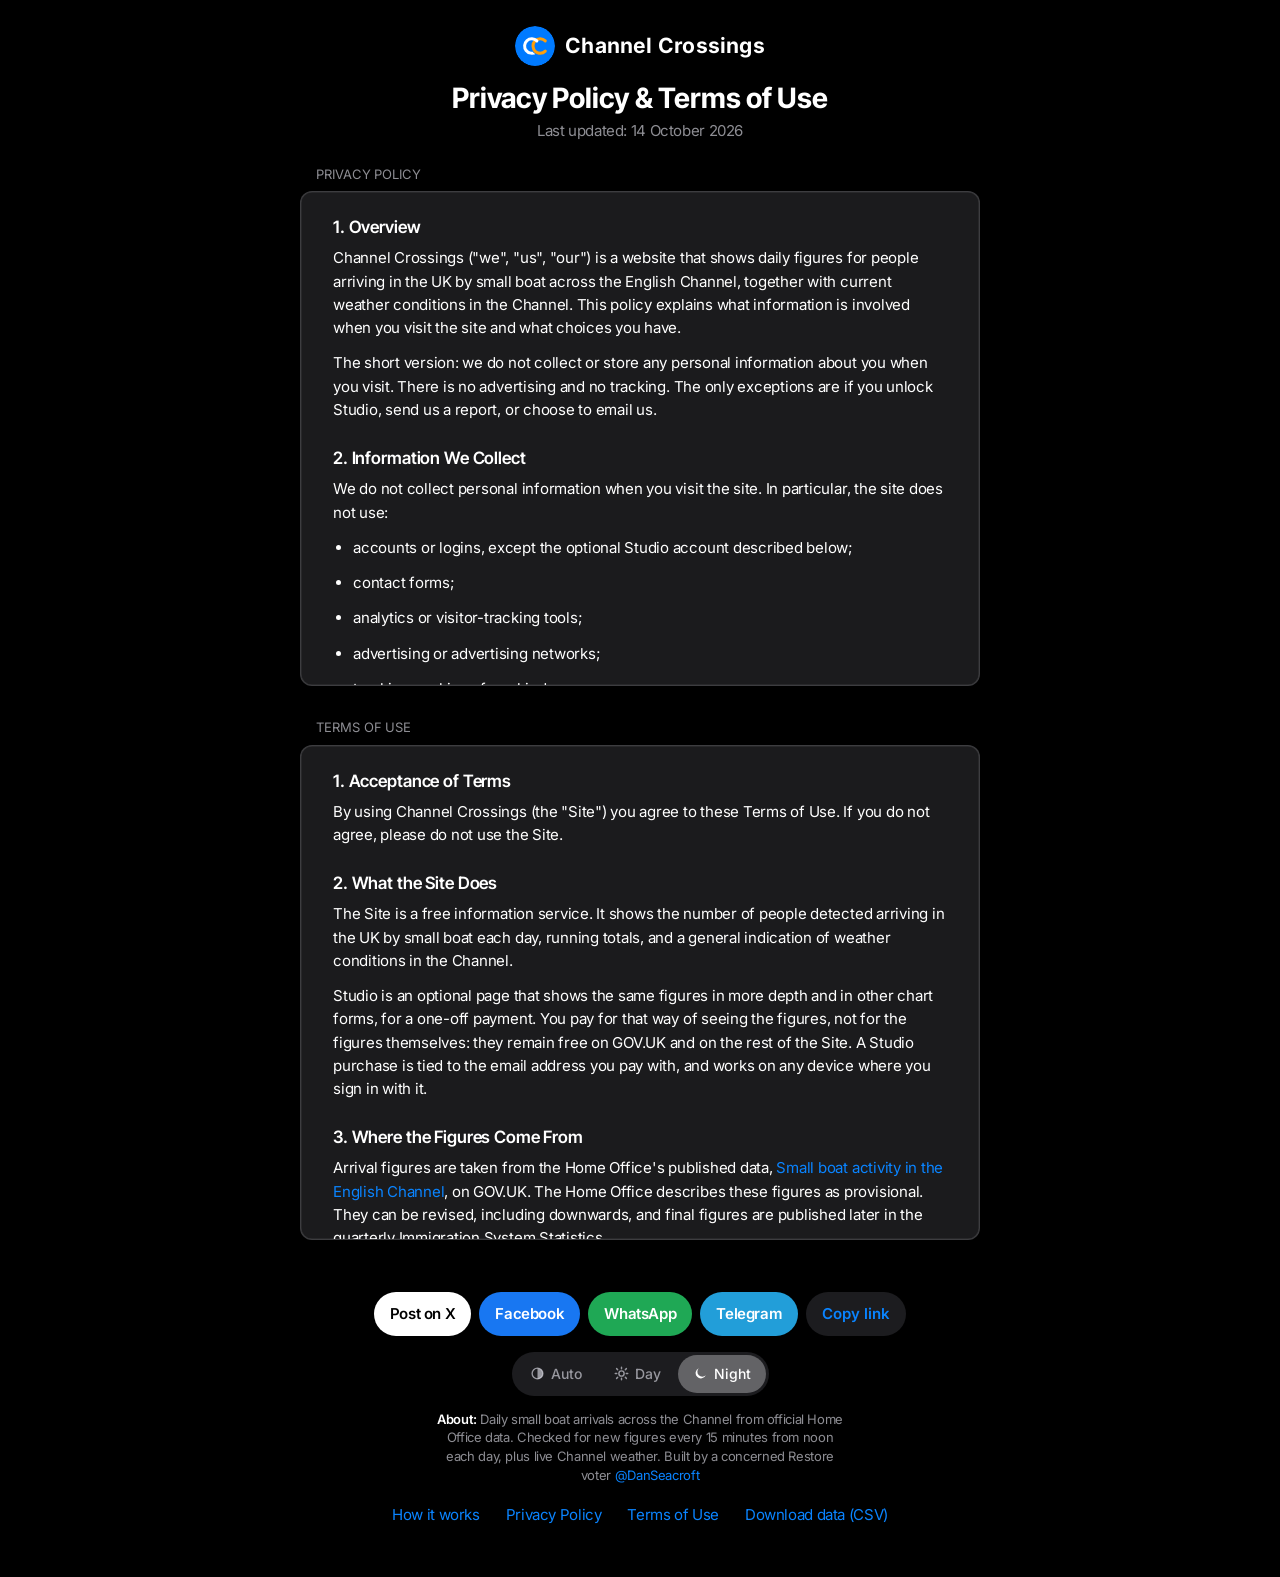
<file: migrantcross-main/privacy.html>
<!doctype html>
<html lang="en-GB">
<head>
<meta charset="utf-8">
<meta name="viewport" content="width=device-width,initial-scale=1,viewport-fit=cover">
<meta name="description" content="Privacy Policy and Terms of Use for Channel Crossings.">
<link rel="canonical" href="https://channelcrossings.world/privacy.html">
<meta name="theme-color" content="#FFFFFF" media="(prefers-color-scheme: light)">
<meta name="theme-color" content="#000000" media="(prefers-color-scheme: dark)">
<script>/* Night is the default; Day or Auto only when chosen */
function ccTheme(t){var r=document.documentElement;if(t==="auto")r.removeAttribute("data-theme");else r.setAttribute("data-theme",t);
  var c=t==="auto"?null:(t==="light"?"#FFFFFF":"#000000");document.querySelectorAll('meta[name="theme-color"]').forEach(function(m){if(!m.dataset.c)m.dataset.c=m.content;m.content=c||m.dataset.c;});}
try{var t=localStorage.getItem("cc-theme");ccTheme(t==="light"||t==="auto"?t:"dark")}catch(e){ccTheme("dark")}</script>
<title>Privacy Policy &amp; Terms of Use · Channel Crossings</title>
<link rel="icon" href="favicon.svg" type="image/svg+xml">
<link rel="apple-touch-icon" href="apple-touch-icon.png">
<style>
/* Inter for text and Inter Tight for headings and big figures (SIL Open Font License, vendor/): a Helvetica Now look on every device,
   with its spurless G and straight-legged R */
@font-face{font-family:Inter;font-style:normal;font-weight:100 900;font-display:swap;src:url(vendor/inter/inter-latin-ext.woff2) format("woff2");
  unicode-range:U+0100-02AF,U+0304,U+0308,U+0329,U+1E00-1E9F,U+1EF2-1EFF,U+2020,U+20A0-20AB,U+20AD-20C0,U+2113,U+2C60-2C7F,U+A720-A7FF}
@font-face{font-family:Inter;font-style:normal;font-weight:100 900;font-display:swap;src:url(vendor/inter/inter-latin.woff2) format("woff2");
  unicode-range:U+0000-00FF,U+0131,U+0152-0153,U+02BB-02BC,U+02C6,U+02DA,U+02DC,U+0304,U+0308,U+0329,U+2000-206F,U+2074,U+20AC,U+2122,U+2191,U+2193,U+2212,U+2215,U+FEFF,U+FFFD}
@font-face{font-family:"Inter Tight";font-style:normal;font-weight:100 900;font-display:swap;src:url(vendor/inter-tight/inter-tight-latin-ext.woff2) format("woff2");
  unicode-range:U+0100-02BA,U+02BD-02C5,U+02C7-02CC,U+02CE-02D7,U+02DD-02FF,U+0304,U+0308,U+0329,U+1D00-1DBF,U+1E00-1E9F,U+1EF2-1EFF,U+2020,U+20A0-20AB,U+20AD-20C4,U+2113,U+2C60-2C7F,U+A720-A7FF}
@font-face{font-family:"Inter Tight";font-style:normal;font-weight:100 900;font-display:swap;src:url(vendor/inter-tight/inter-tight-latin.woff2) format("woff2");
  unicode-range:U+0000-00FF,U+0131,U+0152-0153,U+02BB-02BC,U+02C6,U+02DA,U+02DC,U+0304,U+0308,U+0329,U+2000-206F,U+20AC,U+2122,U+2191,U+2193,U+2212,U+2215,U+FEFF,U+FFFD}
h1,h2{font-family:"Inter Tight",Inter,"Helvetica Neue",Helvetica,Arial,sans-serif!important;letter-spacing:-.008em!important}   /* headings in Inter Tight, the display cut, which is already tightly spaced */

:root{
  --bg:#FFFFFF; --card:#FFFFFF; --label:#000000; --label2:rgba(60,60,67,.6);
  --sep:rgba(60,60,67,.22); --blue:#007AFF; --fill:rgba(118,118,128,.12);
  --thumb:rgba(60,60,67,.3);
  --font:Inter,"Helvetica Neue",Helvetica,Arial,sans-serif;
}
@media (prefers-color-scheme: dark){
  :root:not([data-theme="light"]){
    color-scheme:dark;
    --bg:#000000; --card:#1C1C1E; --label:#FFFFFF; --label2:rgba(235,235,245,.6);
    --sep:rgba(84,84,88,.6); --blue:#0A84FF; --fill:rgba(118,118,128,.24); --thumb:rgba(235,235,245,.3);
  }
}
:root[data-theme="dark"]{
  color-scheme:dark;
  --bg:#000000; --card:#1C1C1E; --label:#FFFFFF; --label2:rgba(235,235,245,.6);
  --sep:rgba(84,84,88,.6); --blue:#0A84FF; --fill:rgba(118,118,128,.24); --thumb:rgba(235,235,245,.3);
}
*{box-sizing:border-box}
html{-webkit-text-size-adjust:100%;text-size-adjust:100%}
body{
  margin:0; background:var(--bg); color:var(--label);
  font:17px/1.4 var(--font); letter-spacing:-.022em; -webkit-font-smoothing:antialiased;
  display:flex; flex-direction:column; align-items:center;
  padding-block:max(24px, env(safe-area-inset-top, 0px)) max(40px, env(safe-area-inset-bottom, 0px));
  padding-inline:max(16px, env(safe-area-inset-left, 0px)) max(16px, env(safe-area-inset-right, 0px));
}
.wrap{width:100%; max-width:680px; display:flex; flex-direction:column; align-items:center}
h1{font:700 28px/1.15 var(--font); letter-spacing:.013em; margin:0 0 6px; text-align:center; text-wrap:balance}
.updated{font-size:15px; color:var(--label2); margin:0 0 24px; text-align:center}
.section-label{
  width:100%; font-size:13px; font-weight:400; color:var(--label2); text-transform:uppercase;
  letter-spacing:-.005em; margin:0 0 8px; padding-inline:16px;
}
.policy-box + .section-label{margin-top:32px}

/* Each document scrolls inside its own box */
.policy-box{
  width:100%; height:min(55vh, 520px); overflow-y:auto; overflow-x:hidden;
  background:var(--card); border:.5px solid var(--sep); border-radius:12px;
  padding:24px clamp(18px, 4vw, 32px);
  -webkit-overflow-scrolling:touch; overscroll-behavior:contain;
}
.policy-box:focus-visible{outline:2px solid var(--blue); outline-offset:2px}
.policy-box h2{font:600 17px/1.3 var(--font); letter-spacing:-.022em; margin:26px 0 8px}
.policy-box h2:first-child{margin-top:0}
.policy-box p,.policy-box li{font-size:15px; line-height:1.55; letter-spacing:-.016em; margin:0 0 12px}
.policy-box ul{margin:0 0 12px; padding-left:20px}
.policy-box strong{font-weight:600}
.policy-box a{color:var(--blue); text-decoration:none}
.policy-box::-webkit-scrollbar{width:8px}
.policy-box::-webkit-scrollbar-thumb{background:var(--thumb); border-radius:8px}
.policy-box::-webkit-scrollbar-track{background:transparent}
/* phones: the text runs on down the page, no box that scrolls inside the page */
@media (max-width:600px){.policy-box{height:auto; overflow:visible}}

/* shared header and footer, same as the homepage */
.cc-brand{display:flex; align-items:center; justify-content:center; gap:10px; align-self:center; justify-self:center; width:max-content; margin:0 auto 14px; min-height:44px; text-decoration:none; color:var(--label)}
.cc-brand svg{width:40px; height:40px; flex:none; border-radius:50%; box-shadow:0 2px 10px rgba(0,0,0,.18); transition:transform .2s ease}
.cc-brand span{font:700 21px/1.1 var(--font); letter-spacing:.01em}
.cc-brand:focus-visible{outline:2px solid var(--blue); outline-offset:3px; border-radius:22px}
@media (hover:hover){.cc-brand:hover svg{transform:scale(1.06)}}
footer.cc-foot{width:100%; max-width:1180px; margin:32px auto 0; padding:20px 20px 0; color:var(--label2); font-size:13px; line-height:1.45; text-align:center; display:grid; gap:8px; justify-items:center}
footer.cc-foot p{margin:0; max-width:52ch; font-size:13px; line-height:1.45}
footer.cc-foot p a,.ft-nav a{color:var(--blue); text-decoration:none}
footer.cc-foot strong{color:var(--label); font-weight:600}
.ft-nav{display:flex; flex-wrap:wrap; justify-content:center; align-items:center; gap:0 18px; font-size:15px}
.ft-nav a{display:inline-flex; align-items:center; min-height:44px; padding-inline:4px}
@media (hover:hover){footer.cc-foot p a:hover,.ft-nav a:hover{text-decoration:underline}}
/* share buttons (the same as the homepage's), sharing the homepage */
.ft-share{display:flex;flex-wrap:wrap;justify-content:center;gap:8px;margin-bottom:6px}
.sh{appearance:none;border:0;display:inline-flex;align-items:center;justify-content:center;min-height:44px;padding:0 16px;border-radius:999px;font:600 15px/1 var(--font);text-decoration:none;cursor:pointer;color:#fff;touch-action:manipulation}
.sh-x{background:#000}
.sh-fb{background:#1877F2}.sh-wa{background:#1FA855}.sh-tg{background:#229ED9}
.sh-copy,.sh-more{background:var(--fill);color:var(--blue)}
.sh[hidden]{display:none}
.sh:focus-visible{outline:2px solid var(--blue);outline-offset:2px}
@media (hover:hover){.sh:hover{filter:brightness(1.1)}}
:root[data-theme="dark"] .sh-x{background:#fff;color:#000}
@media (prefers-color-scheme:dark){:root:not([data-theme="light"]) .sh-x{background:#fff;color:#000}}
/* appearance switch: Auto, Day or Night (the same on every page) */
.ft-theme{display:inline-flex;gap:2px;padding:3px;margin:2px 0 6px;border-radius:999px;background:var(--fill,rgba(118,118,128,.12))}
.ft-theme button{appearance:none;border:0;background:none;color:var(--label2);display:inline-flex;align-items:center;gap:6px;min-height:38px;padding:0 15px;border-radius:999px;font:500 14px/1 var(--font);letter-spacing:0;cursor:pointer;touch-action:manipulation;transition:background-color .2s ease,color .2s ease}
.ft-theme svg{width:15px;height:15px;flex:none}
.ft-theme button[aria-pressed="true"]{background:#fff;color:#000;box-shadow:0 1px 3px rgba(0,0,0,.12),0 0 0 .5px rgba(0,0,0,.04)}
:root[data-theme="dark"] .ft-theme button[aria-pressed="true"]{background:#636366;color:#fff;box-shadow:none}
@media (prefers-color-scheme:dark){:root:not([data-theme="light"]) .ft-theme button[aria-pressed="true"]{background:#636366;color:#fff;box-shadow:none}}
@media (hover:hover){.ft-theme button[aria-pressed="false"]:hover{color:var(--label)}}
button,input,select,textarea{font:inherit}

/* Night: frosted boxes */
:root[data-theme="dark"] .policy-box{background:rgba(44,44,48,.62);-webkit-backdrop-filter:blur(20px) saturate(160%);backdrop-filter:blur(20px) saturate(160%);box-shadow:inset 0 0 0 .5px rgba(255,255,255,.12)}
@media (prefers-color-scheme:dark){:root:not([data-theme="light"]) .policy-box{background:rgba(44,44,48,.62);-webkit-backdrop-filter:blur(20px) saturate(160%);backdrop-filter:blur(20px) saturate(160%);box-shadow:inset 0 0 0 .5px rgba(255,255,255,.12)}}
</style>
</head>
<body>
<main class="wrap">
  <a class="cc-brand" href="./" aria-label="Channel Crossings home"><svg viewBox="0 0 400 400" aria-hidden="true"><circle cx="200" cy="200" r="200" fill="#007AFF"></circle><path d="M302.9 149.1 A72 72 0 1 0 302.9 250.9" fill="none" stroke="#FF9F0A" stroke-width="30" stroke-linecap="round"></path><path d="M218.9 149.1 A72 72 0 1 0 209.3 259.0" fill="none" stroke="#FFFFFF" stroke-width="30" stroke-linecap="round"></path><path d="M239.5 270.9 A72 72 0 0 1 184.3 224.6" fill="none" stroke="#007AFF" stroke-width="44" stroke-linecap="butt"></path><path d="M243.2 271.5 A72 72 0 0 1 183.1 221.1" fill="none" stroke="#FF9F0A" stroke-width="30" stroke-linecap="butt"></path></svg><span>Channel Crossings</span></a>

  <h1>Privacy Policy &amp; Terms of Use</h1>
  <p class="updated">Last updated: 14 October 2026</p>

  <p class="section-label">Privacy Policy</p>
  <div class="policy-box" tabindex="0" role="region" aria-label="Privacy Policy, scrollable">

    <h2>1. Overview</h2>
    <p>Channel Crossings ("we", "us", "our") is a website that shows daily figures for people arriving in the UK by small boat across the English Channel, together with current weather conditions in the Channel. This policy explains what information is involved when you visit the site and what choices you have.</p>
    <p>The short version: we do not collect or store any personal information about you when you visit. There is no advertising and no tracking. The only exceptions are if you unlock Studio, send us a report, or choose to email us.</p>

    <h2>2. Information We Collect</h2>
    <p>We do not collect personal information when you visit the site. In particular, the site does not use:</p>
    <ul>
      <li>accounts or logins, except the optional Studio account described below;</li>
      <li>contact forms;</li>
      <li>analytics or visitor-tracking tools;</li>
      <li>advertising or advertising networks;</li>
      <li>tracking cookies of any kind.</li>
    </ul>
    <p>We do not ask for your location. The weather shown on the site is for the Channel itself: the Dover Strait, and any spot on the map you tap or point at. It is never for where you are.</p>
    <p><strong>If you unlock Studio.</strong> Studio, the optional paid page of charts, uses your email address as your account. When you pay, Stripe receives your email address and payment details to take the payment and send your receipt; we never see your card details. When you ask for a sign-in link, your email address is used to send it. We use your email address only to check whether it has unlocked Studio and to send the sign-in links you ask for. We do not add you to any mailing list or share it with anyone else. Stripe keeps payment records as the law requires; you can ask us to delete anything else at any time.</p>
    <p><strong>If you report a crossing.</strong> The Report Channel Crossing form sends us what you write and the time you sent it. We use it only to look into the sighting. It is passed on to us privately by Web3Forms, is never shown on this site and is not stored here. Please don't name or describe anyone in a report.</p>
    <p><strong>If you email us.</strong> If you choose to contact us at <a href="mailto:x.chancrossings@gmail.com">x.chancrossings@gmail.com</a>, we receive your email address and whatever you include in your message. We use this only to read and reply to you. We do not add you to any mailing list or share your details with anyone. Emails are kept only as long as needed to deal with your message, and you can ask us to delete them at any time. Our email is provided by Google (Gmail), which processes messages under <a href="https://policies.google.com/privacy" target="_blank" rel="noopener">Google's Privacy Policy</a>.</p>

    <h2>3. Information Stored on Your Device</h2>
    <p>To make the site work better, your browser keeps a few things on your own device:</p>
    <ul>
      <li><strong>Closed notices:</strong> if you close the "New figures incoming" notice, your browser remembers that for the rest of the day so it does not keep reappearing.</li>
      <li><strong>Your appearance choice:</strong> if you pick Day or Night instead of Auto.</li>
      <li><strong>Closed breaking news:</strong> the last news story you closed, so it stays closed until a newer one arrives.</li>
      <li><strong>Your last visit:</strong> the date of the latest figures you saw, so the site can mark figures that are new since then.</li>
      <li><strong>Your Studio sign-in and choices:</strong> if you use Studio, a token that keeps you signed in on this device, your email address, and the chart styles you picked.</li>
      <li><strong>An offline copy:</strong> a saved copy of the site's pages and figures, so it opens quickly and still works without a signal.</li>
    </ul>
    <p>All of this stays on your device and is never sent to us or anyone else. You can remove it at any time by clearing your browser's data for this site.</p>

    <h2>4. Third-Party Services</h2>
    <p>Like every website, Channel Crossings relies on a few outside services to work. When your browser connects to them, they receive the technical details that any web request carries, such as your IP address and browser type. Each handles that information under its own privacy policy:</p>
    <ul>
      <li><strong>GitHub Pages</strong> hosts the website. GitHub may log visitors' IP addresses for security and to keep the service running. See <a href="https://docs.github.com/en/site-policy/privacy-policies/github-general-privacy-statement" target="_blank" rel="noopener">GitHub's Privacy Statement</a>.</li>
      <li><strong>Open-Meteo</strong> provides the weather forecasts. Your browser requests the forecast directly from Open-Meteo each time the page loads and every 30 minutes while it is open. See <a href="https://open-meteo.com/en/terms" target="_blank" rel="noopener">Open-Meteo's terms and privacy information</a>.</li>
      <li><strong>Esri</strong> provides the map itself. Your browser downloads the map images from Esri's servers as the map is shown. See <a href="https://www.esri.com/en-us/privacy/overview" target="_blank" rel="noopener">Esri's privacy statement</a>.</li>
      <li><strong>Web3Forms</strong> (web3forms.com) passes on the Report Channel Crossing form. Your browser only contacts it if you send a report, and it forwards the report to us by email. See <a href="https://web3forms.com/privacy" target="_blank" rel="noopener">Web3Forms' Privacy Policy</a>.</li>
      <li><strong>Stripe</strong> takes payments for Studio. Your browser only goes to Stripe if you choose to pay, and Stripe handles your payment details under <a href="https://stripe.com/gb/privacy" target="_blank" rel="noopener">Stripe's Privacy Policy</a>.</li>
      <li><strong>Cloudflare</strong> runs the small service that checks Studio accounts. Your browser only contacts it when you open Studio after signing in, pay, or ask for a sign-in link. See <a href="https://www.cloudflare.com/privacypolicy/" target="_blank" rel="noopener">Cloudflare's Privacy Policy</a>.</li>
      <li><strong>Resend</strong> sends Studio sign-in emails to the address you give. See <a href="https://resend.com/legal/privacy-policy" target="_blank" rel="noopener">Resend's Privacy Policy</a>.</li>
      <li><strong>Our domain name provider</strong> directs visitors from our web address to the site. It does not see what you do on the site.</li>
    </ul>
    <p>The crossing figures themselves are collected from GOV.UK by an automated process on GitHub's servers. Your browser never contacts GOV.UK.</p>

    <p><strong>Share buttons.</strong> The X, Facebook, WhatsApp and Telegram buttons are plain links. Nothing is loaded from those services and nothing is shared with them unless you tap a button, which opens their site or app with a ready-made post under their own privacy policy.</p>

    <h2>5. Cookies</h2>
    <p>Channel Crossings does not set any cookies. The items described in Section 3 use your browser's own storage, which is not shared with anyone.</p>

    <h2>6. Links to Other Websites</h2>
    <p>The site links to other websites, including GOV.UK and Open-Meteo. We are not responsible for how those sites handle your information. Please read their privacy policies.</p>

    <h2>7. Children</h2>
    <p>Channel Crossings is a general-audience information site, and we do not knowingly collect information from anyone under 13.</p>

    <h2>8. Your Rights</h2>
    <p>Under UK data protection law (the UK GDPR and the Data Protection Act 2018) you have rights over personal data held about you, including the right to access it and to ask for it to be deleted. Because we do not hold personal data about visitors, there is normally nothing for us to provide or delete, apart from any emails you have sent us (see Section 2), which we will provide or delete on request. For information held by the services in Section 4, contact them directly. If you have concerns, you can also contact the Information Commissioner's Office at <a href="https://ico.org.uk" target="_blank" rel="noopener">ico.org.uk</a>.</p>

    <h2>9. Changes to This Policy</h2>
    <p>If the site changes in a way that affects your privacy, for example by adding a contact form or analytics, we will update this policy first and change the date at the top of this page.</p>

    <h2>10. Contact</h2>
    <p>Questions about this policy can be sent to <a href="mailto:x.chancrossings@gmail.com">x.chancrossings@gmail.com</a>.</p>

  </div>

  <p class="section-label" id="terms">Terms of Use</p>
  <div class="policy-box" tabindex="0" role="region" aria-label="Terms of Use, scrollable">

    <h2>1. Acceptance of Terms</h2>
    <p>By using Channel Crossings (the "Site") you agree to these Terms of Use. If you do not agree, please do not use the Site.</p>

    <h2>2. What the Site Does</h2>
    <p>The Site is a free information service. It shows the number of people detected arriving in the UK by small boat each day, running totals, and a general indication of weather conditions in the Channel.</p>
    <p>Studio is an optional page that shows the same figures in more depth and in other chart forms, for a one-off payment. You pay for that way of seeing the figures, not for the figures themselves: they remain free on GOV.UK and on the rest of the Site. A Studio purchase is tied to the email address you pay with, and works on any device where you sign in with it.</p>

    <h2>3. Where the Figures Come From</h2>
    <p>Arrival figures are taken from the Home Office's published data, <a href="https://www.gov.uk/government/publications/migrants-detected-crossing-the-english-channel-in-small-boats" target="_blank" rel="noopener">Small boat activity in the English Channel</a>, on GOV.UK. The Home Office describes these figures as provisional. They can be revised, including downwards, and final figures are published later in the quarterly Immigration System Statistics.</p>
    <p>Channel Crossings is an independent site. It is not run by, affiliated with or endorsed by the Home Office, Border Force or any part of the UK Government.</p>
    <p>Contains public sector information licensed under the <a href="https://www.nationalarchives.gov.uk/doc/open-government-licence/version/3/" target="_blank" rel="noopener">Open Government Licence v3.0</a>.</p>

    <h2>4. Accuracy</h2>
    <p>We update the figures automatically each day and try to show them accurately, but we cannot guarantee that the Site is always complete, current or error-free. Figures may be delayed, missing or later revised by the Home Office. For official figures, always check GOV.UK directly. Year-to-date totals and comparisons with earlier years are calculated by the Site from the published figures.</p>

    <h2>5. Channel Conditions</h2>
    <p>The Channel conditions notice uses forecast data from <a href="https://open-meteo.com/" target="_blank" rel="noopener">Open-Meteo</a>, licensed under <a href="https://creativecommons.org/licenses/by/4.0/" target="_blank" rel="noopener">CC BY 4.0</a>. The "calm", "moderate" and "rough" ratings are a simple guide based on wind speed and wave height at one point in the Dover Strait, used to give context to the arrival figures.</p>
    <p><strong>This is not a marine forecast. Do not use it for navigation or to decide whether it is safe to go to sea.</strong> Conditions in the Channel change quickly and it is one of the busiest shipping lanes in the world. For sea-safety information, use the Met Office Shipping Forecast and official maritime sources.</p>

    <h2>6. Acceptable Use</h2>
    <p>You agree not to:</p>
    <ul>
      <li>use the Site for any unlawful purpose;</li>
      <li>try to disrupt, damage or gain unauthorised access to the Site or the services it relies on;</li>
      <li>present the Site's content as official government data, or edit figures and pass them off as coming from the Site.</li>
    </ul>
    <p>You are welcome to share and quote the figures, as long as you credit the Home Office as the source.</p>

    <h2>7. Intellectual Property</h2>
    <p>The Channel Crossings name, logo and site design belong to us. The underlying arrival figures belong to the Crown and are available under the Open Government Licence, and the weather data belongs to Open-Meteo under CC BY 4.0. These Terms do not give you any right to use our name or logo in a way that suggests we endorse you.</p>

    <h2>8. No Warranty</h2>
    <p>The Site is provided "as is" and "as available", without any promise that it will be accurate, uninterrupted or suitable for any particular purpose.</p>

    <h2>9. Limitation of Liability</h2>
    <p>As far as the law allows, we are not liable for any loss or damage arising from your use of the Site or reliance on anything shown on it. Nothing in these Terms limits liability that cannot be limited under the law of England and Wales.</p>

    <h2>10. Links to Other Websites</h2>
    <p>The Site links to websites run by others. We do not control them and are not responsible for their content.</p>

    <h2>11. Changes and Availability</h2>
    <p>We may change the Site, or these Terms, at any time. We may also pause or close the Site without notice. The date at the top of this page shows when these Terms last changed.</p>

    <h2>12. Governing Law</h2>
    <p>These Terms are governed by the law of England and Wales, and the courts of England and Wales have jurisdiction over any dispute.</p>

    <h2>13. Contact</h2>
    <p>Questions about these Terms can be sent to <a href="mailto:x.chancrossings@gmail.com">x.chancrossings@gmail.com</a>.</p>

  </div>

</main>
<footer class="cc-foot">
  <div class="ft-share" role="group" aria-label="Share Channel Crossings"><a class="sh sh-x" href="https://x.com/intent/post?url=https%3A%2F%2Fchannelcrossings.world%2F" target="_blank" rel="noopener">Post on X</a><a class="sh sh-fb" href="https://www.facebook.com/sharer/sharer.php?u=https%3A%2F%2Fchannelcrossings.world%2F" target="_blank" rel="noopener" aria-label="Share on Facebook">Facebook</a><a class="sh sh-wa" href="https://wa.me/?text=https%3A%2F%2Fchannelcrossings.world%2F" target="_blank" rel="noopener" aria-label="Share on WhatsApp">WhatsApp</a><a class="sh sh-tg" href="https://t.me/share/url?url=https%3A%2F%2Fchannelcrossings.world%2F" target="_blank" rel="noopener" aria-label="Share on Telegram">Telegram</a><button type="button" class="sh sh-copy" id="shCopy">Copy link</button><button type="button" class="sh sh-more" id="shMore" hidden>More…</button></div>
  <div class="ft-theme" role="group" aria-label="Appearance"><button type="button" data-mode="auto" aria-pressed="true"><svg viewBox="0 0 24 24" aria-hidden="true"><circle cx="12" cy="12" r="8.6" fill="none" stroke="currentColor" stroke-width="2.2"/><path d="M12 3.4a8.6 8.6 0 0 1 0 17.2z" fill="currentColor"/></svg>Auto</button><button type="button" data-mode="light" aria-pressed="false"><svg viewBox="0 0 24 24" fill="none" stroke="currentColor" stroke-width="2.3" stroke-linecap="round" aria-hidden="true"><circle cx="12" cy="12" r="4.2"/><path d="M12 2v2.4M12 19.6V22M4.2 4.2l1.7 1.7M18.1 18.1l1.7 1.7M2 12h2.4M19.6 12H22M4.2 19.8l1.7-1.7M18.1 5.9l1.7-1.7"/></svg>Day</button><button type="button" data-mode="dark" aria-pressed="false"><svg viewBox="0 0 24 24" fill="currentColor" aria-hidden="true"><path d="M20.5 14.7A8.5 8.5 0 1 1 9.3 3.5a7 7 0 0 0 11.2 11.2Z"/></svg>Night</button></div>
  <p><strong>About:</strong> Daily small boat arrivals across the Channel from official Home Office data. Checked for new figures every 15 minutes from noon each day, plus live Channel weather. Built by a concerned Restore voter <a href="https://x.com/XDanSeacroft" target="_blank" rel="noopener">@DanSeacroft</a></p>
  <nav class="ft-nav" aria-label="Site links"><a href="how-it-works.html">How it works</a><a href="privacy.html">Privacy Policy</a><a href="privacy.html#terms">Terms of Use</a><a href="data.csv" download="channel-crossings-daily.csv">Download data (CSV)</a></nav>
</footer>
<script>
/* appearance switch: Auto, Day or Night, shared with the homepage */
(function(){
  var root = document.documentElement, btns = document.querySelectorAll(".ft-theme button");
  function show(){ var m = root.getAttribute("data-theme") || "auto"; btns.forEach(function(b){ b.setAttribute("aria-pressed", b.getAttribute("data-mode") === m); }); }
  btns.forEach(function(b){ b.addEventListener("click", function(){
    var n = b.getAttribute("data-mode");
    ccTheme(n);
    try{ localStorage.setItem("cc-theme", n); }catch(e){}
    show();
  }); });
  show();
})();
/* share buttons: copy the homepage link, or open the phone's own share menu */
(function(){
  var url = "https://channelcrossings.world/", copy = document.getElementById("shCopy"), more = document.getElementById("shMore"), t;
  copy.addEventListener("click", function(){
    if(!navigator.clipboard) return;
    navigator.clipboard.writeText(url).then(function(){ copy.textContent = "Copied"; clearTimeout(t); t = setTimeout(function(){ copy.textContent = "Copy link"; }, 2000); }, function(){});
  });
  if(navigator.share){ more.hidden = false; more.addEventListener("click", function(){ navigator.share({title:"Channel Crossings", url:url}).catch(function(){}); }); }
})();
</script>
</body>
</html>
</file>
